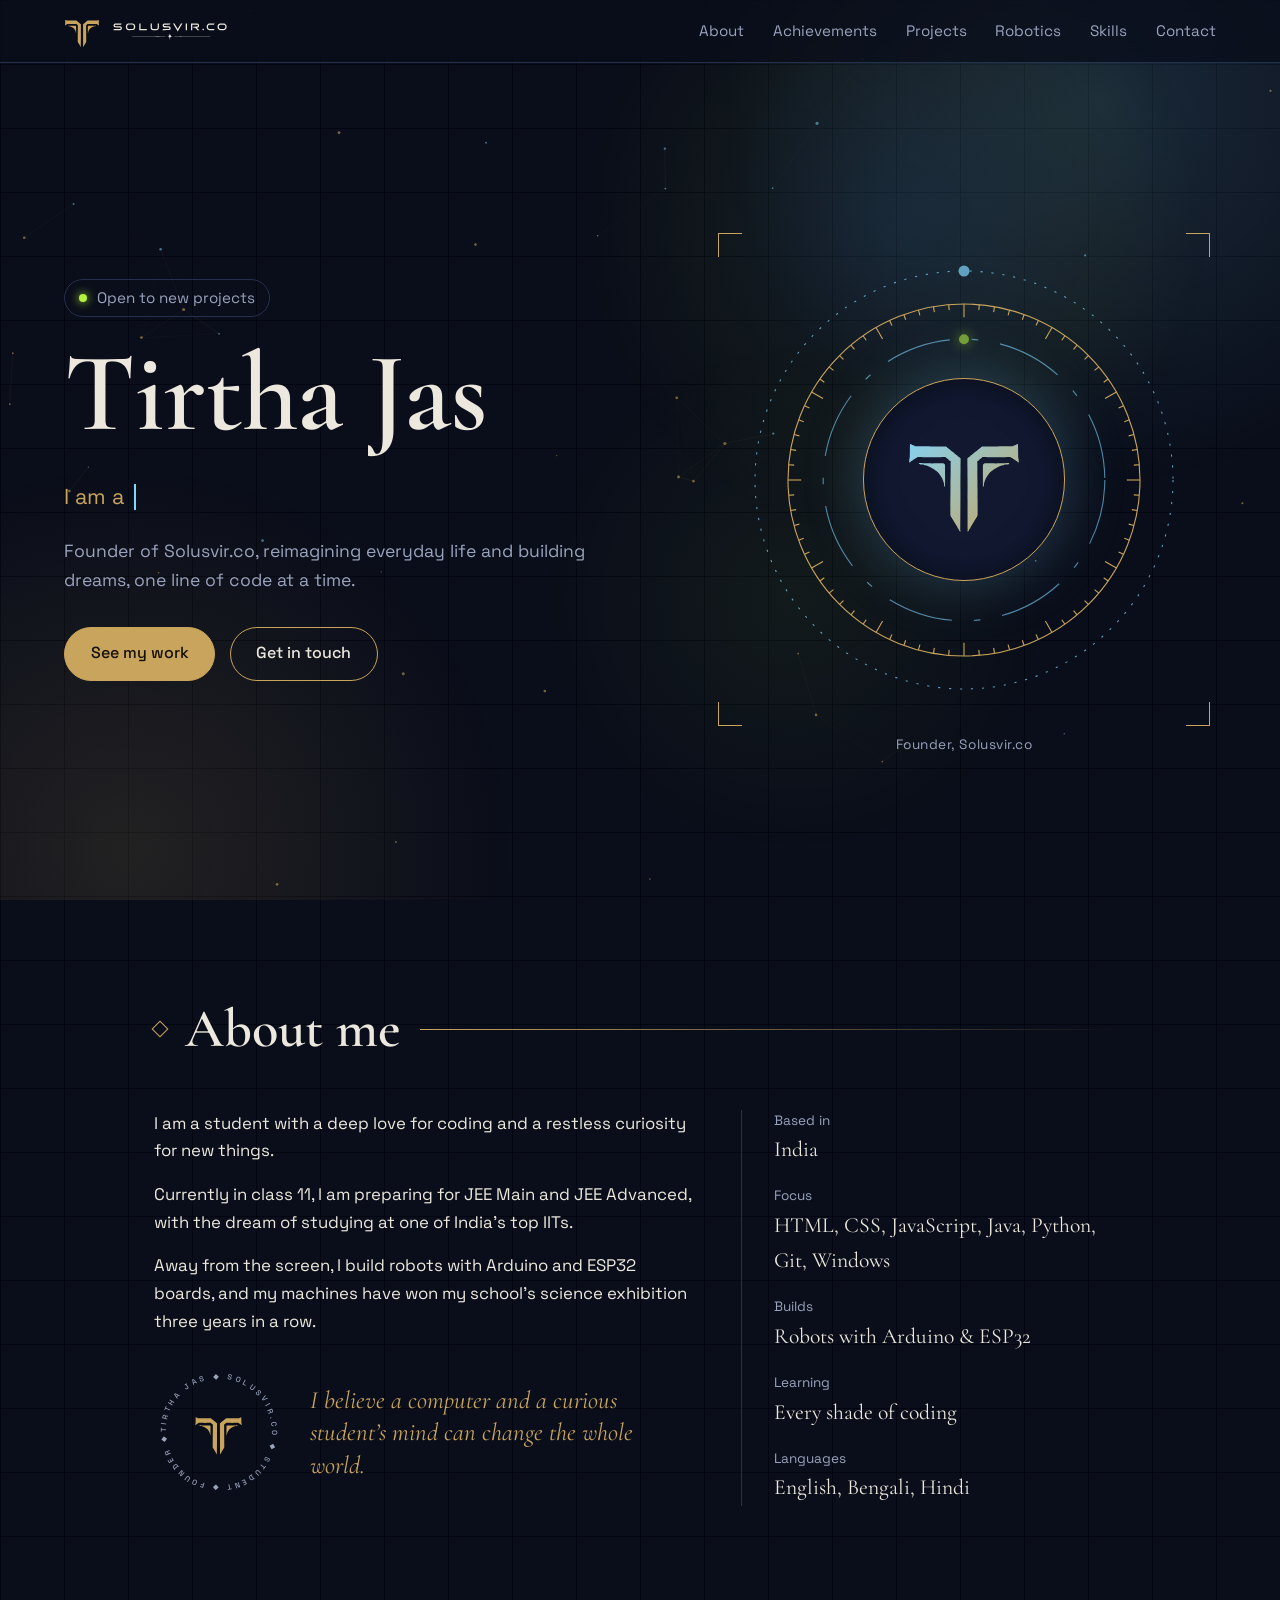
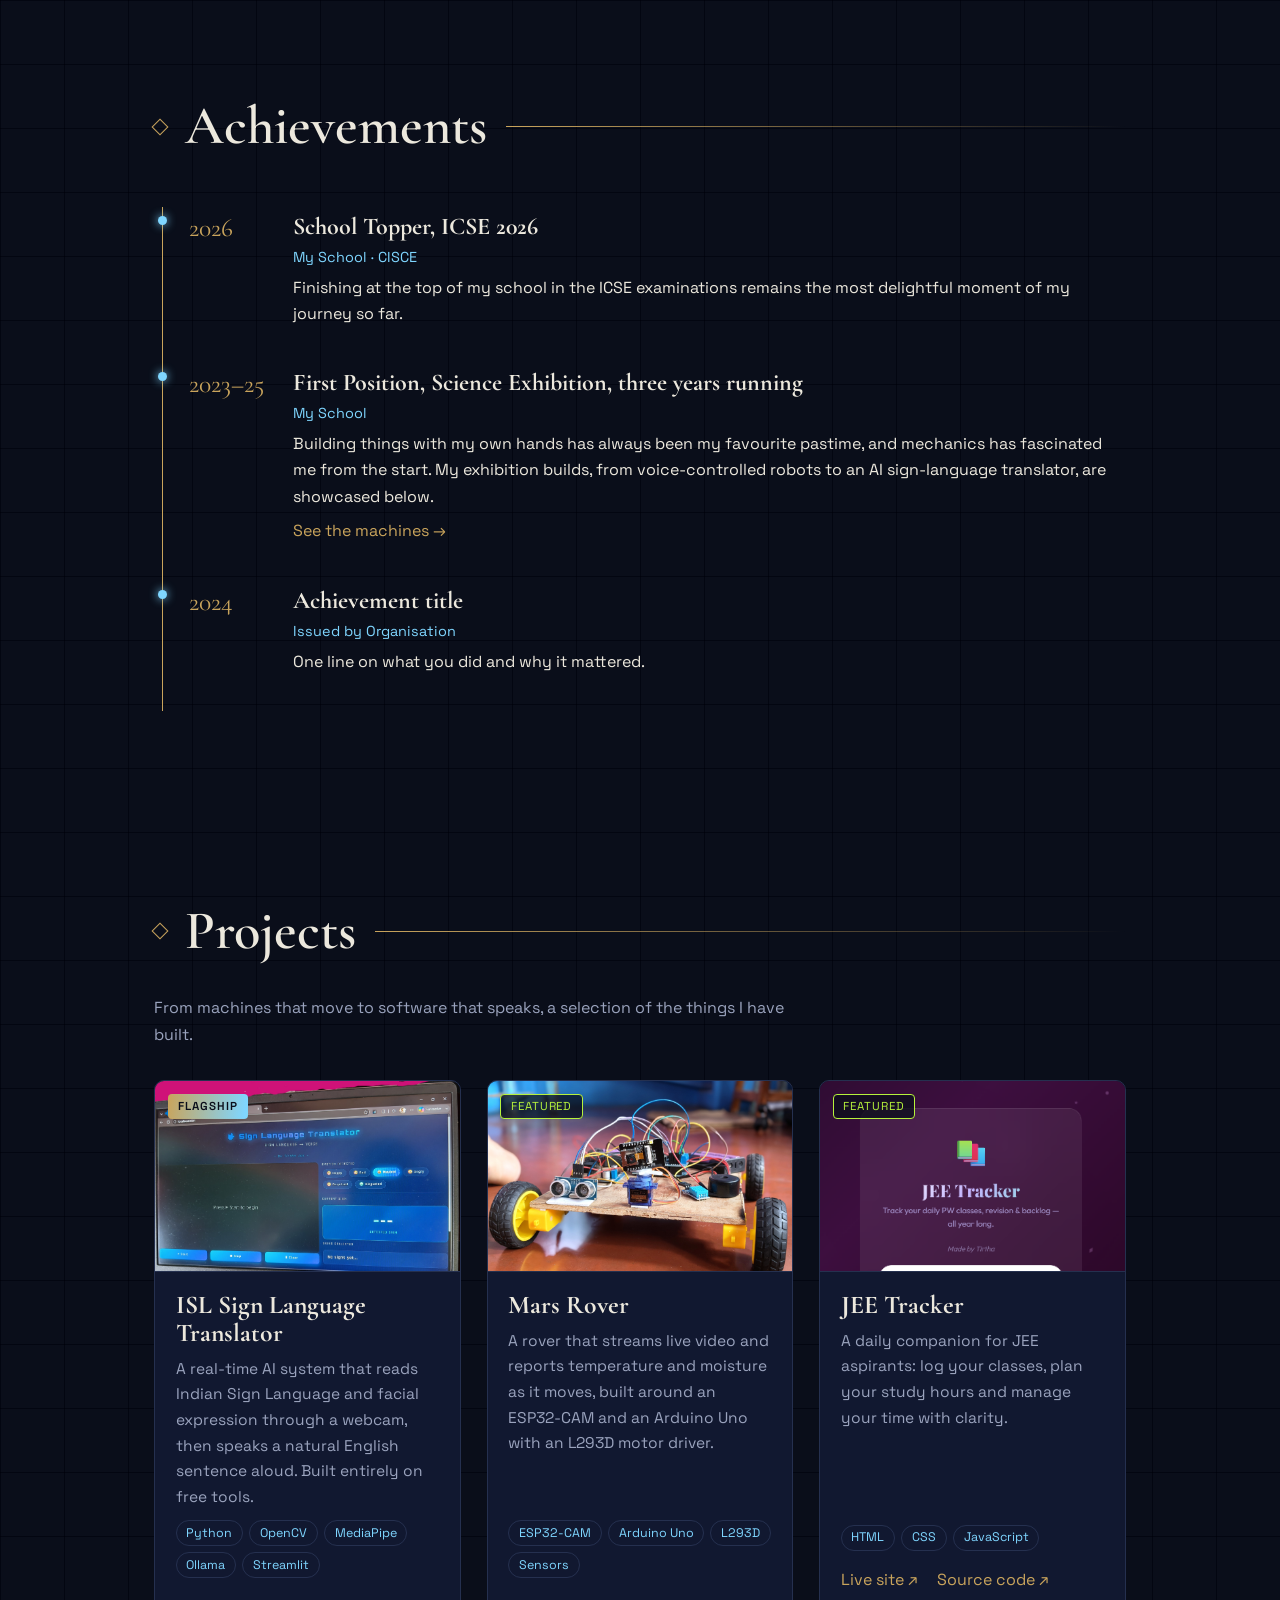
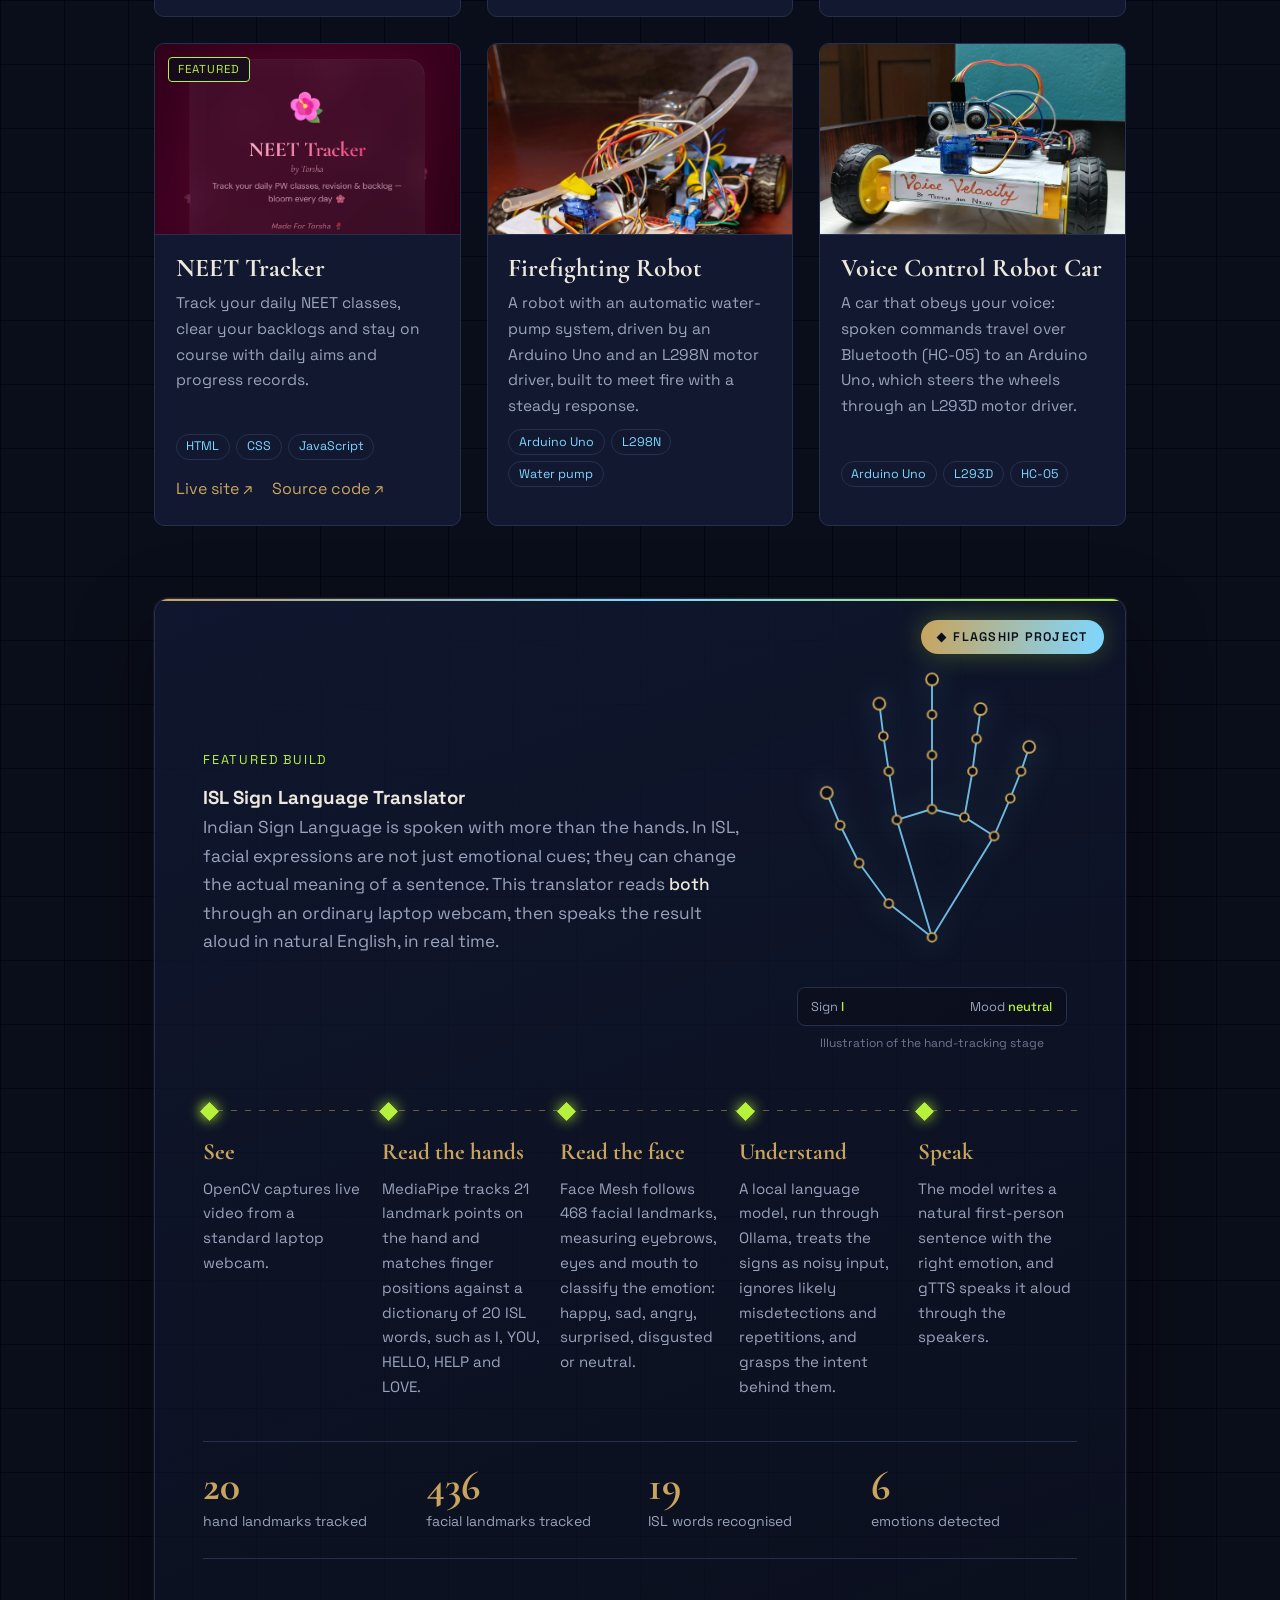
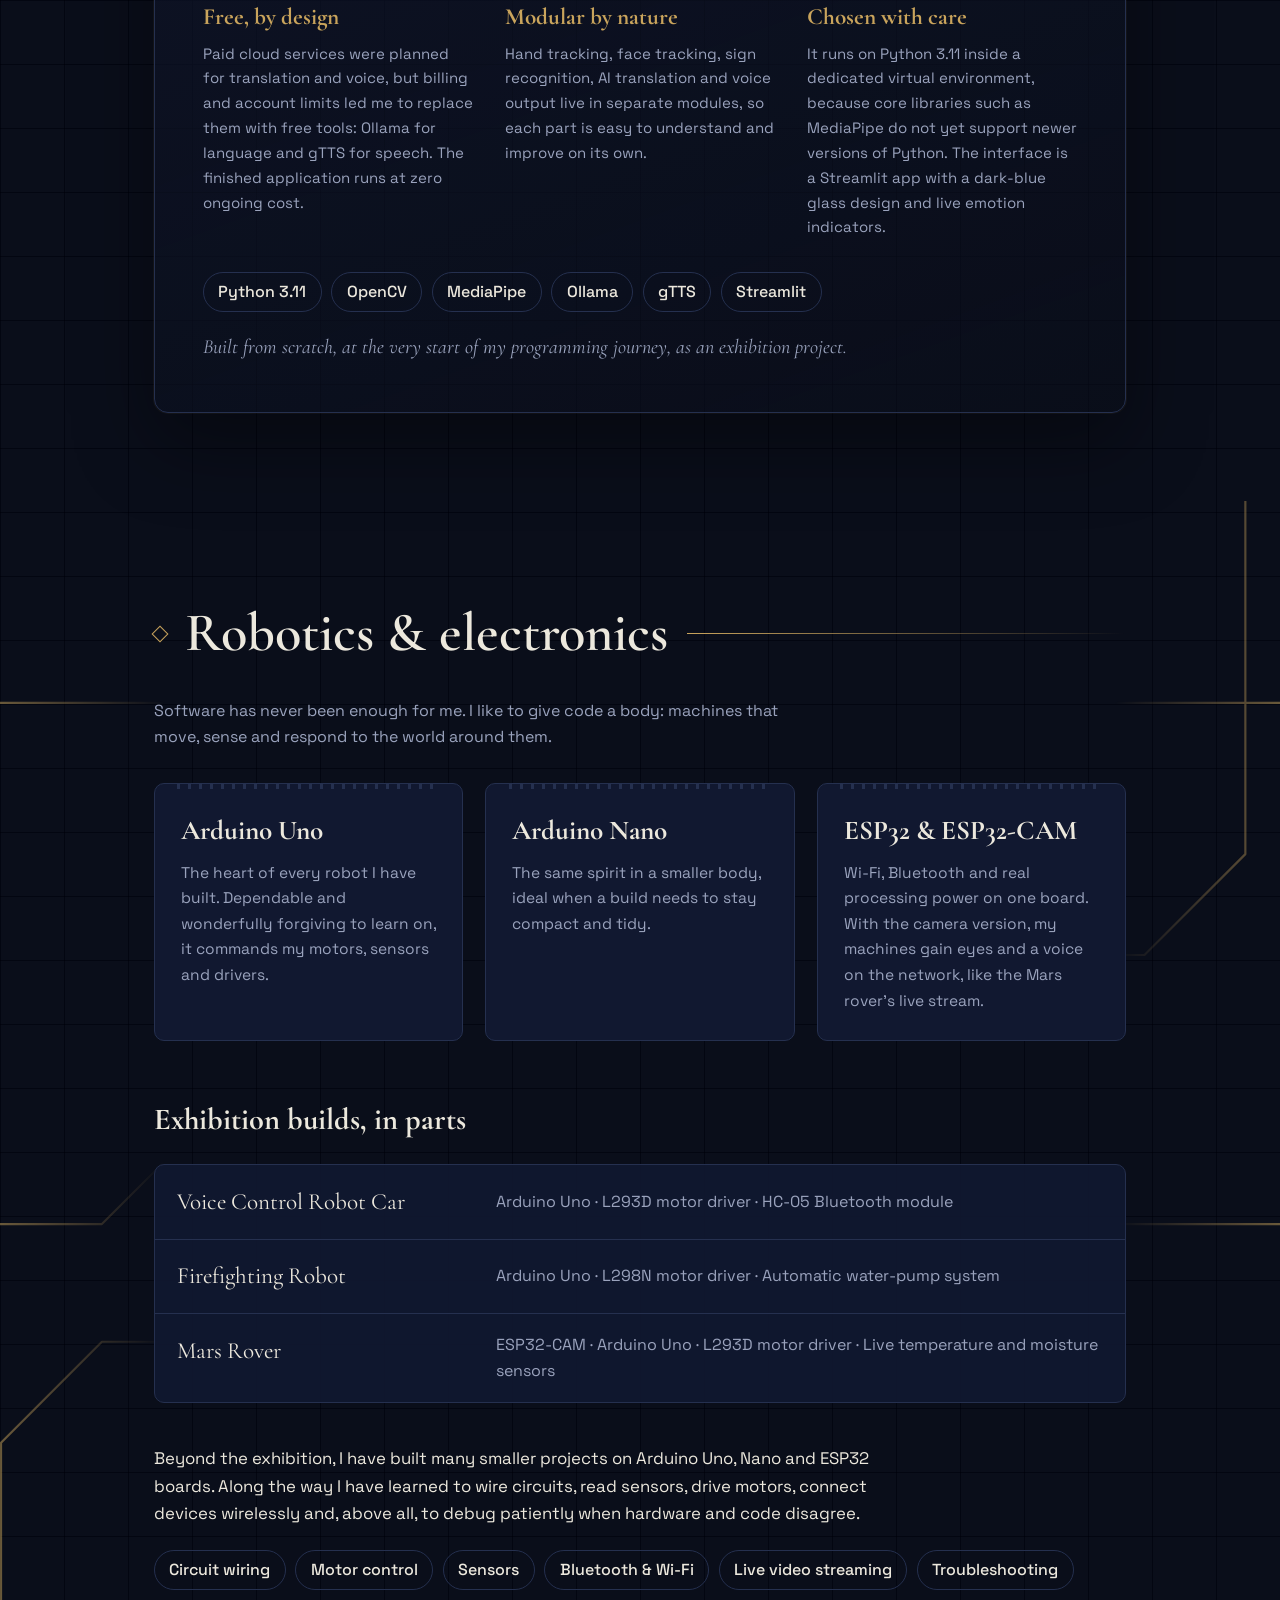
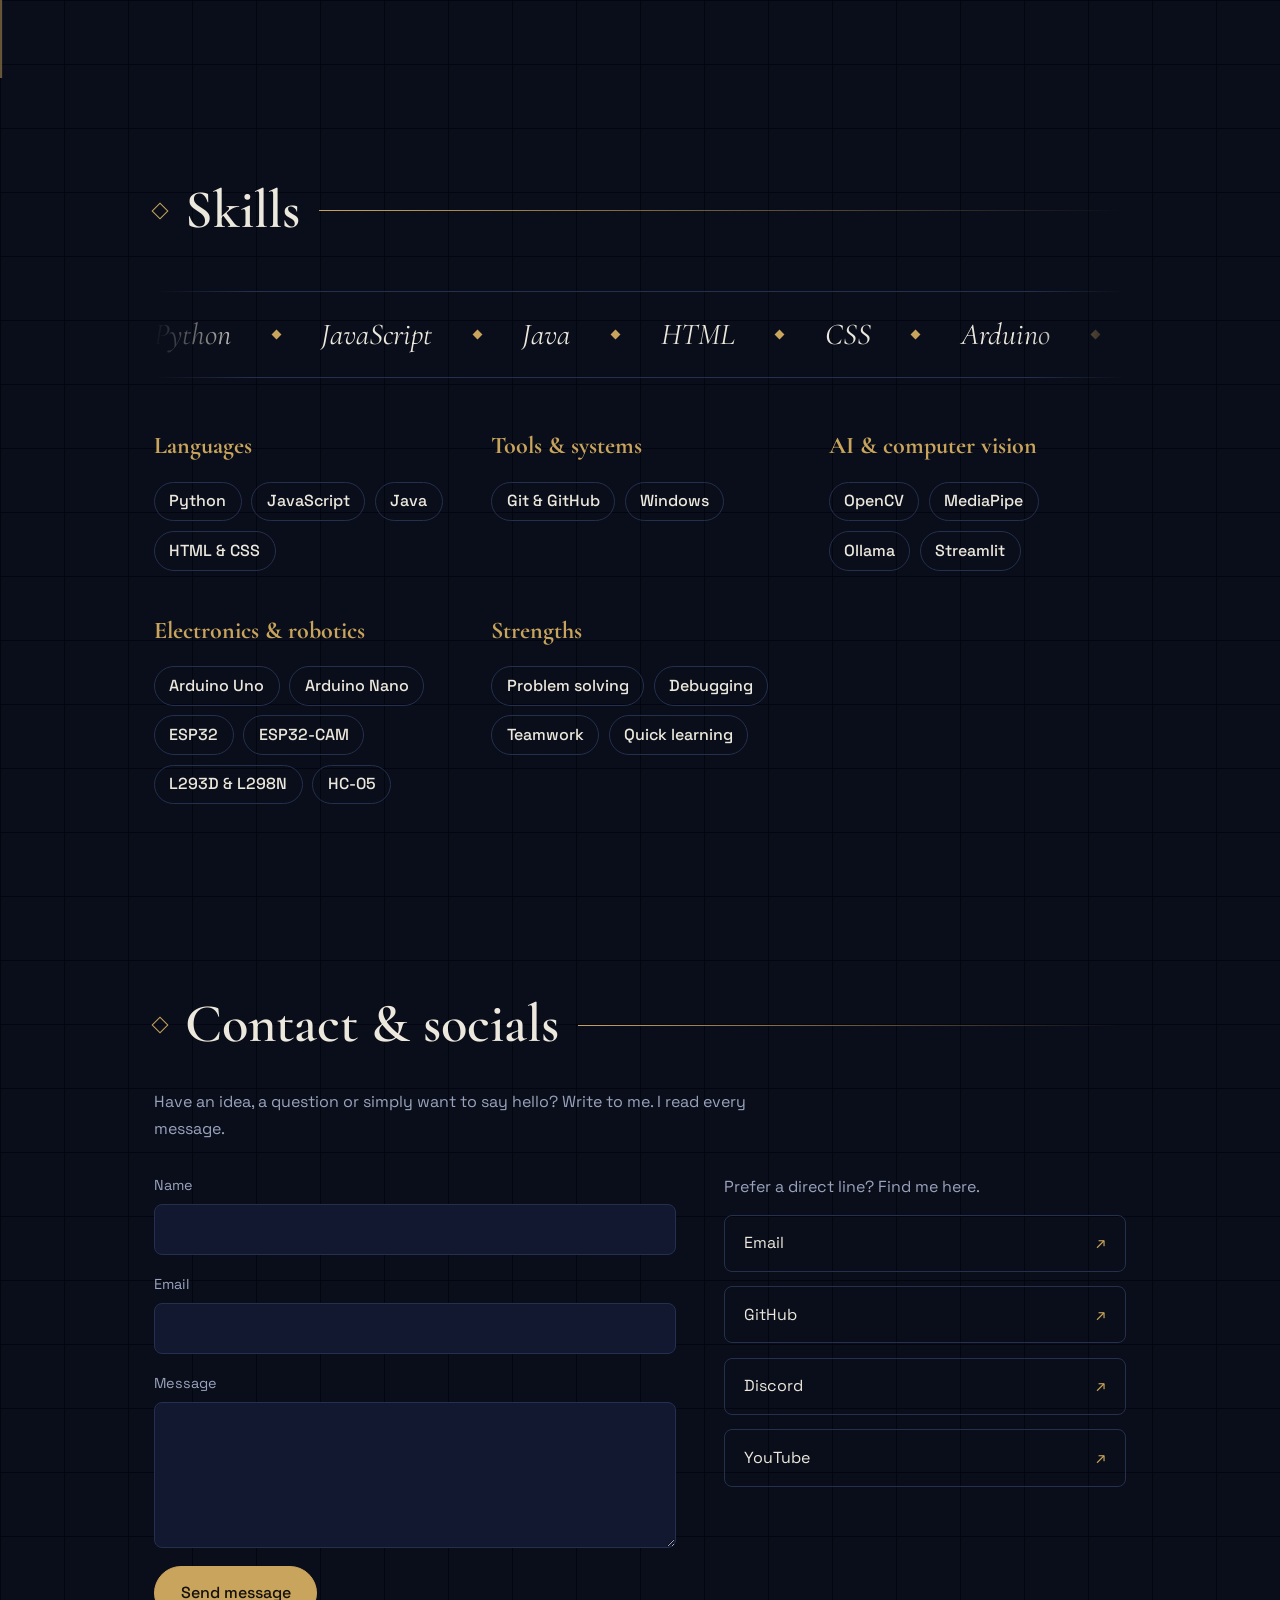
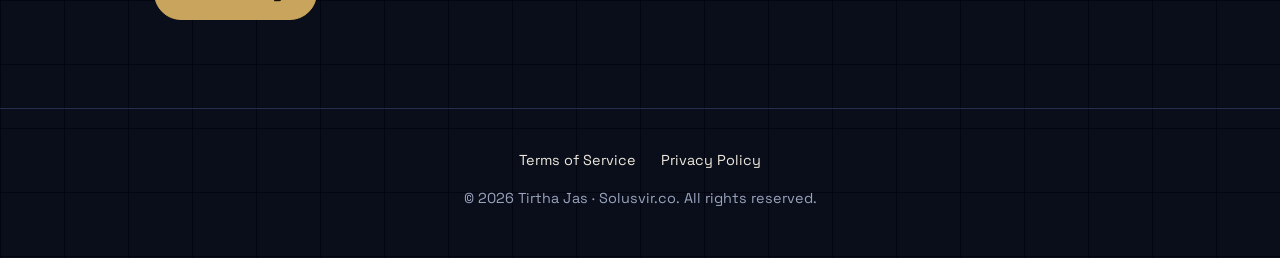
<file: index.html>
<!DOCTYPE html>
<html lang="en">
<head>
  <meta charset="UTF-8">
  <meta name="viewport" content="width=device-width, initial-scale=1">
  <!-- ✏️ EDIT: page title and description (shown in Google and link previews) -->
  <title>Tirtha Jas – Developer, Student &amp; Creator</title>
  <meta name="description" content="Tirtha Jas, student developer and founder of Solusvir.co. Explore projects, achievements and skills, or get in touch.">
  <meta name="robots" content="index, follow, max-image-preview:large">
  <meta name="author" content="Tirtha Jas">

  <link rel="canonical" href="https://solusvir.is-a.dev/">

  <!-- Link preview: WhatsApp, Telegram, Facebook, LinkedIn, Discord, iMessage -->
  <meta property="og:type" content="website">
  <meta property="og:site_name" content="Tirtha Jas">
  <meta property="og:title" content="Tirtha Jas – Developer, Student & Creator">
  <meta property="og:description" content="Student developer and Creator. Explore projects, achievements and skills.">
  <meta property="og:url" content="https://solusvir.is-a.dev/">
  <meta property="og:image" content="https://solusvir.is-a.dev/og-image.jpg">
  <meta property="og:image:type" content="image/jpeg">
  <meta property="og:image:width" content="1200">
  <meta property="og:image:height" content="630">
  <meta property="og:image:alt" content="Tirtha Jas, developer, student and Creator, beside a golden emblem">
  <meta property="og:locale" content="en_IN">
  <meta name="twitter:card" content="summary_large_image">
  <meta name="twitter:title" content="Tirtha Jas – Developer, Student & Creator">
  <meta name="twitter:description" content="Student developer and Creator. Explore projects, achievements and skills.">
  <meta name="twitter:image" content="https://solusvir.is-a.dev/og-image.jpg">

  <!-- Helps Google understand who you are.
       ✏️ EDIT: add your other real profile links (YouTube, Instagram...) inside "sameAs" -->
  <script type="application/ld+json">
  {
    "@context": "https://schema.org",
    "@graph": [
      { "@type": "WebSite", "@id": "https://solusvir.is-a.dev/#website", "url": "https://solusvir.is-a.dev/", "name": "Tirtha Jas", "alternateName": ["Tirtha Jas Portfolio", "Solusvir.co"], "inLanguage": "en" },
      { "@type": "Person", "@id": "https://solusvir.is-a.dev/#person", "name": "Tirtha Jas", "alternateName": ["TirthaJas"], "url": "https://solusvir.is-a.dev/",
        "image": "https://solusvir.is-a.dev/og-image.jpg", "jobTitle": "Developer and Creator", "description": "Student developer and Creator.",
        "worksFor": { "@type": "Organization", "name": "Solusvir.co", "url": "https://solusvir.is-a.dev/" },
        "knowsAbout": ["Web development", "Python", "JavaScript", "Java", "HTML", "CSS", "Robotics", "Arduino", "ESP32", "Computer vision"],
        "sameAs": ["https://github.com/TirthaJas"] }
    ]
  }
  </script>
  <meta name="theme-color" content="#0a0e1a">
  <link rel="icon" href="favicon.svg" type="image/svg+xml">
  <link rel="preconnect" href="https://fonts.googleapis.com">
  <link rel="preconnect" href="https://fonts.gstatic.com" crossorigin>
  <link href="https://fonts.googleapis.com/css2?family=Cormorant+Garamond:ital,wght@0,500;0,600;0,700;1,500&family=Space+Grotesk:wght@400;500;600&display=swap" rel="stylesheet">
  <link rel="stylesheet" href="style.css">
  <!-- The extra animations. Keep this line right after style.css -->
  <link rel="stylesheet" href="animations.css">
  <link rel="stylesheet" href="themes.css">
  <!-- Lets the CSS know JavaScript is running (so animations never hide content by mistake). Keep this line. -->
  <script>document.documentElement.classList.add("js")</script>
  <script src="themes.js"></script>
  <script src="fonts.js"></script>
</head>
<body>

<a class="skip" href="#main">Skip to content</a>
<div class="progress" aria-hidden="true"></div>
<div class="aurora" aria-hidden="true"><i></i><i></i><i></i></div>
<div class="spot" aria-hidden="true"></div>

<header class="nav">
  <a class="brand" href="#top" aria-label="SOLUSVIR.CO, back to top">
    <span class="logo-mark" role="img" aria-label="Logo"></span>
    <span class="wordmark" role="img" aria-label="SOLUSVIR.CO"></span>
  </a>
  <button class="menu-btn" aria-label="Menu" aria-expanded="false">Menu</button>
  <nav class="links" aria-label="Main">
    <a href="#about">About</a>
    <a href="#achievements">Achievements</a>
    <a href="#projects">Projects</a>
    <a href="#robotics">Robotics</a>
    <a href="#skills">Skills</a>
    <a href="#contact">Contact</a>
  </nav>
</header>

<main id="main">

  <!-- ================= HERO ================= -->
  <section class="hero" id="top">
    <div class="hero-text">
      <p class="status"><span class="dot"></span>Open to new projects</p>
      <!-- ✏️ EDIT: your name (the script animates it letter by letter) -->
      <h1 id="name">Tirtha Jas</h1>
      <p class="roles">I am a <span id="role">developer</span><span class="caret"></span></p>
      <!-- ✏️ EDIT: your one-line tagline -->
      <p class="lead">Founder of Solusvir.co, reimagining everyday life and building dreams, one line of code at a time.</p>
      <div class="cta">
        <a class="btn primary" href="#projects">See my work</a>
        <a class="btn" href="#contact">Get in touch</a>
      </div>
    </div>

    <!-- The orbital emblem: your logo sits in the centre -->
    <div class="emblem" aria-hidden="true">
      <div class="brk"></div>
      <svg viewBox="0 0 400 400" class="ring r1"><circle cx="200" cy="200" r="190" fill="none" stroke="currentColor" stroke-width="1" stroke-dasharray="2 8"/><circle cx="200" cy="10" r="5" fill="currentColor"/></svg>
      <svg viewBox="0 0 400 400" class="ring r2"><circle cx="200" cy="200" r="160" fill="none" stroke="currentColor" stroke-width="1"/><g id="ticks"></g></svg>
      <svg viewBox="0 0 400 400" class="ring r3"><circle cx="200" cy="200" r="128" fill="none" stroke="currentColor" stroke-width="1" stroke-dasharray="60 20 6 20"/><circle cx="200" cy="72" r="4.5" class="orb"/></svg>
      <div class="core"><span class="logo-mark"></span></div>
      <span class="cap"> Founder, Solusvir.co</span>
    </div>
  </section>

  <!-- ================= ABOUT ================= -->
  <section id="about" class="section">
    <h2 class="reveal">About me</h2>
    <div class="about">
      <div class="prose reveal">
        <!-- ✏️ EDIT: your story -->
        <p>I am a student with a deep love for coding and a restless curiosity for new things.</p>
        <p>Currently in class 11, I am preparing for JEE Main and JEE Advanced, with the dream of studying at one of India’s top IITs.</p>
        <!-- ✏️ EDIT: a new line about your robotics side -->
        <p>Away from the screen, I build robots with Arduino and ESP32 boards, and my machines have won my school’s science exhibition three years in a row.</p>
        <div class="pull">
          <div class="seal" aria-hidden="true">
            <svg viewBox="0 0 200 200"><defs><path id="circ" d="M100,100 m-82,0 a82,82 0 1,1 164,0 a82,82 0 1,1 -164,0"/></defs><text><textPath href="#circ" textLength="508" lengthAdjust="spacing">TIRTHA JAS ◆ SOLUSVIR.CO ◆ STUDENT ◆ FOUNDER ◆ </textPath></text></svg>
            <span class="logo-mark"></span>
          </div>
          <blockquote>I believe a computer and a curious student’s mind can change the whole world.</blockquote>
        </div>
      </div>
      <dl class="facts reveal">
        <div><dt>Based in</dt><dd>India</dd></div>
        <div><dt>Focus</dt><dd>HTML, CSS, JavaScript, Java, Python, Git, Windows</dd></div>
        <div><dt>Builds</dt><dd>Robots with Arduino &amp; ESP32</dd></div>
        <div><dt>Learning</dt><dd>Every shade of coding</dd></div>
        <div><dt>Languages</dt><dd>English, Bengali, Hindi</dd></div>
      </dl>
    </div>
  </section>

  <!-- ================= ACHIEVEMENTS ================= -->
  <section id="achievements" class="section">
    <h2 class="reveal">Achievements</h2>
    <ol class="timeline">
      <li class="reveal"><time>2026</time><div><h3>School Topper, ICSE 2026</h3><p class="by">My School · CISCE</p><p>Finishing at the top of my school in the ICSE examinations remains the most delightful moment of my journey so far.</p></div></li>
      <li class="reveal"><time>2023–25</time><div><h3>First Position, Science Exhibition, three years running</h3><p class="by">My School</p><p>Building things with my own hands has always been my favourite pastime, and mechanics has fascinated me from the start. My exhibition builds, from voice-controlled robots to an AI sign-language translator, are showcased below.</p><a class="more" href="#robotics">See the machines</a></div></li>
      <!-- ✏️ EDIT: replace this third one with a real achievement, or delete the whole <li> line -->
      <li class="reveal"><time>2024</time><div><h3>Achievement title</h3><p class="by">Issued by Organisation</p><p>One line on what you did and why it mattered.</p></div></li>
    </ol>
  </section>

  <!-- ================= PROJECTS (cards come from script.js) ================= -->
  <section id="projects" class="section">
    <h2 class="reveal">Projects</h2>
    <p class="sub reveal">From machines that move to software that speaks, a selection of the things I have built.</p>
    <div class="grid" id="projectGrid"></div>

    <!-- ================= FEATURED BUILD: ISL Sign Language Translator ================= -->
    <div class="feature reveal" id="signs">
      <!-- ✏️ EDIT: the gold shimmer tag. Change the words if you like (for example "My proudest build") -->
      <span class="flag">Flagship project</span>
      <div class="feature-top">
        <div>
          <span class="eyebrow">Featured build</span>
          <h3>ISL Sign Language Translator</h3>
          <p class="intro">Indian Sign Language is spoken with more than the hands. In ISL, facial expressions are not just emotional cues; they can change the actual meaning of a sentence. This translator reads <strong>both</strong> through an ordinary laptop webcam, then speaks the result aloud in natural English, in real time.</p>
        </div>
        <!-- Illustration: a hand with 21 tracked landmarks. The script draws it; the words below cycle as an example -->
        <div class="handbox" aria-hidden="true">
          <svg id="hand" viewBox="0 0 200 240"></svg>
          <div class="readout"><span>Sign <b id="sign">HELLO</b></span><span>Mood <b id="mood">happy</b></span></div>
          <p class="illus">Illustration of the hand-tracking stage</p>
        </div>
      </div>

      <ol class="pipe">
        <li class="reveal"><h4>See</h4><p>OpenCV captures live video from a standard laptop webcam.</p></li>
        <li class="reveal"><h4>Read the hands</h4><p>MediaPipe tracks 21 landmark points on the hand and matches finger positions against a dictionary of 20 ISL words, such as I, YOU, HELLO, HELP and LOVE.</p></li>
        <li class="reveal"><h4>Read the face</h4><p>Face Mesh follows 468 facial landmarks, measuring eyebrows, eyes and mouth to classify the emotion: happy, sad, angry, surprised, disgusted or neutral.</p></li>
        <li class="reveal"><h4>Understand</h4><p>A local language model, run through Ollama, treats the signs as noisy input, ignores likely misdetections and repetitions, and grasps the intent behind them.</p></li>
        <li class="reveal"><h4>Speak</h4><p>The model writes a natural first-person sentence with the right emotion, and gTTS speaks it aloud through the speakers.</p></li>
      </ol>

      <ul class="specs">
        <li><b>21</b><span>hand landmarks tracked</span></li>
        <li><b>468</b><span>facial landmarks tracked</span></li>
        <li><b>20</b><span>ISL words recognised</span></li>
        <li><b>6</b><span>emotions detected</span></li>
      </ul>

      <div class="choices">
        <div class="reveal"><h4>Free, by design</h4><p>Paid cloud services were planned for translation and voice, but billing and account limits led me to replace them with free tools: Ollama for language and gTTS for speech. The finished application runs at zero ongoing cost.</p></div>
        <div class="reveal"><h4>Modular by nature</h4><p>Hand tracking, face tracking, sign recognition, AI translation and voice output live in separate modules, so each part is easy to understand and improve on its own.</p></div>
        <div class="reveal"><h4>Chosen with care</h4><p>It runs on Python 3.11 inside a dedicated virtual environment, because core libraries such as MediaPipe do not yet support newer versions of Python. The interface is a Streamlit app with a dark-blue glass design and live emotion indicators.</p></div>
      </div>

      <p class="chips"><b>Python 3.11</b><b>OpenCV</b><b>MediaPipe</b><b>Ollama</b><b>gTTS</b><b>Streamlit</b></p>
      <p class="made">Built from scratch, at the very start of my programming journey, as an exhibition project.</p>
      <!-- ✏️ EDIT: when ready, add your links here (copy this line, fill it in, delete the comment marks)
      <a class="btn" href="https://github.com/TirthaJas/YOUR-REPO" target="_blank" rel="noopener">View source code</a>
      -->
    </div>
  </section>

  <!-- ================= ROBOTICS & ELECTRONICS ================= -->
  <section id="robotics" class="section">
    <!-- Circuit traces that draw themselves as you scroll. Purely visual: safe to delete -->
    <svg class="circuit" viewBox="0 0 1000 700" preserveAspectRatio="xMidYMid slice" aria-hidden="true">
      <g class="traces">
        <path class="trace" pathLength="1" d="M0 120 H260 L320 180 H640 L700 120 H1000"/>
        <path class="trace" pathLength="1" d="M0 430 H180 L240 370 H520 L580 430 H1000"/>
        <path class="trace" pathLength="1" d="M120 700 V560 L180 500 H380 L440 560 V700"/>
        <path class="trace" pathLength="1" d="M860 0 V210 L800 270 H700"/>
      </g>
      <g class="nodes"><circle cx="260" cy="120" r="6"/><circle cx="640" cy="180" r="6"/><circle cx="240" cy="370" r="6"/><circle cx="580" cy="430" r="6"/><circle cx="380" cy="500" r="6"/><circle cx="700" cy="270" r="6"/></g>
    </svg>
    <h2 class="reveal">Robotics &amp; electronics</h2>
    <p class="sub reveal">Software has never been enough for me. I like to give code a body: machines that move, sense and respond to the world around them.</p>

    <div class="boards">
      <article class="board reveal"><h3>Arduino Uno</h3><p>The heart of every robot I have built. Dependable and wonderfully forgiving to learn on, it commands my motors, sensors and drivers.</p></article>
      <article class="board reveal"><h3>Arduino Nano</h3><p>The same spirit in a smaller body, ideal when a build needs to stay compact and tidy.</p></article>
      <article class="board reveal"><h3>ESP32 &amp; ESP32-CAM</h3><p>Wi-Fi, Bluetooth and real processing power on one board. With the camera version, my machines gain eyes and a voice on the network, like the Mars rover’s live stream.</p></article>
    </div>

    <h3 class="sect-h reveal">Exhibition builds, in parts</h3>
    <!-- ✏️ EDIT: add other parts you used, or the year of each build, if you like -->
    <dl class="builds reveal">
      <div><dt>Voice Control Robot Car</dt><dd>Arduino Uno · L293D motor driver · HC-05 Bluetooth module</dd></div>
      <div><dt>Firefighting Robot</dt><dd>Arduino Uno · L298N motor driver · Automatic water-pump system</dd></div>
      <div><dt>Mars Rover</dt><dd>ESP32-CAM · Arduino Uno · L293D motor driver · Live temperature and moisture sensors</dd></div>
    </dl>

    <!-- ✏️ EDIT: list your other Arduino / Nano / ESP32 projects here by name, so this paragraph says exactly what you have built -->
    <p class="lab-note reveal">Beyond the exhibition, I have built many smaller projects on Arduino Uno, Nano and ESP32 boards. Along the way I have learned to wire circuits, read sensors, drive motors, connect devices wirelessly and, above all, to debug patiently when hardware and code disagree.</p>
    <p class="chips reveal"><b>Circuit wiring</b><b>Motor control</b><b>Sensors</b><b>Bluetooth &amp; Wi-Fi</b><b>Live video streaming</b><b>Troubleshooting</b></p>
  </section>

  <!-- ================= SKILLS ================= -->
  <section id="skills" class="section">
    <h2 class="reveal">Skills</h2>
    <!-- ✏️ EDIT: the scrolling strip. Add or remove <span> items freely -->
    <div class="marquee reveal" aria-label="Technologies I use">
      <div class="track"><span>Python</span><span>JavaScript</span><span>Java</span><span>HTML</span><span>CSS</span><span>Arduino</span><span>ESP32</span><span>OpenCV</span><span>MediaPipe</span><span>Git</span><span>GitHub</span><span>Windows</span></div>
    </div>
    <div class="skills">
      <div class="skill-group reveal">
        <h3>Languages</h3>
        <p class="chips"><b>Python</b><b>JavaScript</b><b>Java</b><b>HTML &amp; CSS</b></p>
      </div>
      <!-- ✏️ EDIT: Linux and Bash were examples from the template. Add them back only if they are true for you -->
      <div class="skill-group reveal">
        <h3>Tools &amp; systems</h3>
        <p class="chips"><b>Git &amp; GitHub</b><b>Windows</b></p>
      </div>
      <div class="skill-group reveal">
        <h3>AI &amp; computer vision</h3>
        <p class="chips"><b>OpenCV</b><b>MediaPipe</b><b>Ollama</b><b>Streamlit</b></p>
      </div>
      <div class="skill-group reveal">
        <h3>Electronics &amp; robotics</h3>
        <p class="chips"><b>Arduino Uno</b><b>Arduino Nano</b><b>ESP32</b><b>ESP32-CAM</b><b>L293D &amp; L298N</b><b>HC-05</b></p>
      </div>
      <div class="skill-group reveal">
        <h3>Strengths</h3>
        <p class="chips"><b>Problem solving</b><b>Debugging</b><b>Teamwork</b><b>Quick learning</b></p>
      </div>
    </div>
  </section>

  <!-- ================= CONTACT ================= -->
  <section id="contact" class="section">
    <h2 class="reveal">Contact &amp; socials</h2>
    <p class="sub reveal">Have an idea, a question or simply want to say hello? Write to me. I read every message.</p>
    <div class="contact">
      <!-- ✏️ EDIT (important): replace YOUR_FORM_ID with your form service ID (Formspree / Web3Forms) -->
      <form class="reveal" action="https://formspree.io/f/YOUR_FORM_ID" method="POST">
        <label>Name<input name="name" type="text" autocomplete="name" required></label>
        <label>Email<input name="email" type="email" autocomplete="email" required></label>
        <label>Message<textarea name="message" rows="5" required></textarea></label>
        <button class="btn primary" type="submit">Send message</button>
      </form>
      <div class="socials reveal">
        <p>Prefer a direct line? Find me here.</p>
        <!-- ✏️ EDIT (important): replace every link below with your own -->
        <a href="mailto:you@example.com">Email</a>
        <a href="https://github.com/TirthaJas" target="_blank" rel="noopener">GitHub</a>
        <a href="https://discord.com/users/yourid" target="_blank" rel="noopener">Discord</a>
        <a href="https://youtube.com/@yourname" target="_blank" rel="noopener">YouTube</a>
      </div>
    </div>
  </section>
</main>

<footer class="foot">
  <nav aria-label="Legal">
    <a href="terms.html">Terms of Service</a>
    <a href="privacy.html">Privacy Policy</a>
  </nav>
  <p>© <span id="year">2026</span> Tirtha Jas · Solusvir.co. All rights reserved.</p>
</footer>

<button class="totop" aria-label="Back to top"><svg viewBox="0 0 44 44" aria-hidden="true"><circle class="bg" cx="22" cy="22" r="19"/><circle class="fg" cx="22" cy="22" r="19" pathLength="1"/></svg><span aria-hidden="true">↑</span></button>

<script src="script.js"></script>
<!-- The extra animations. Keep this line right after script.js -->
<script src="animations.js"></script>
</body>
</html>
</file>
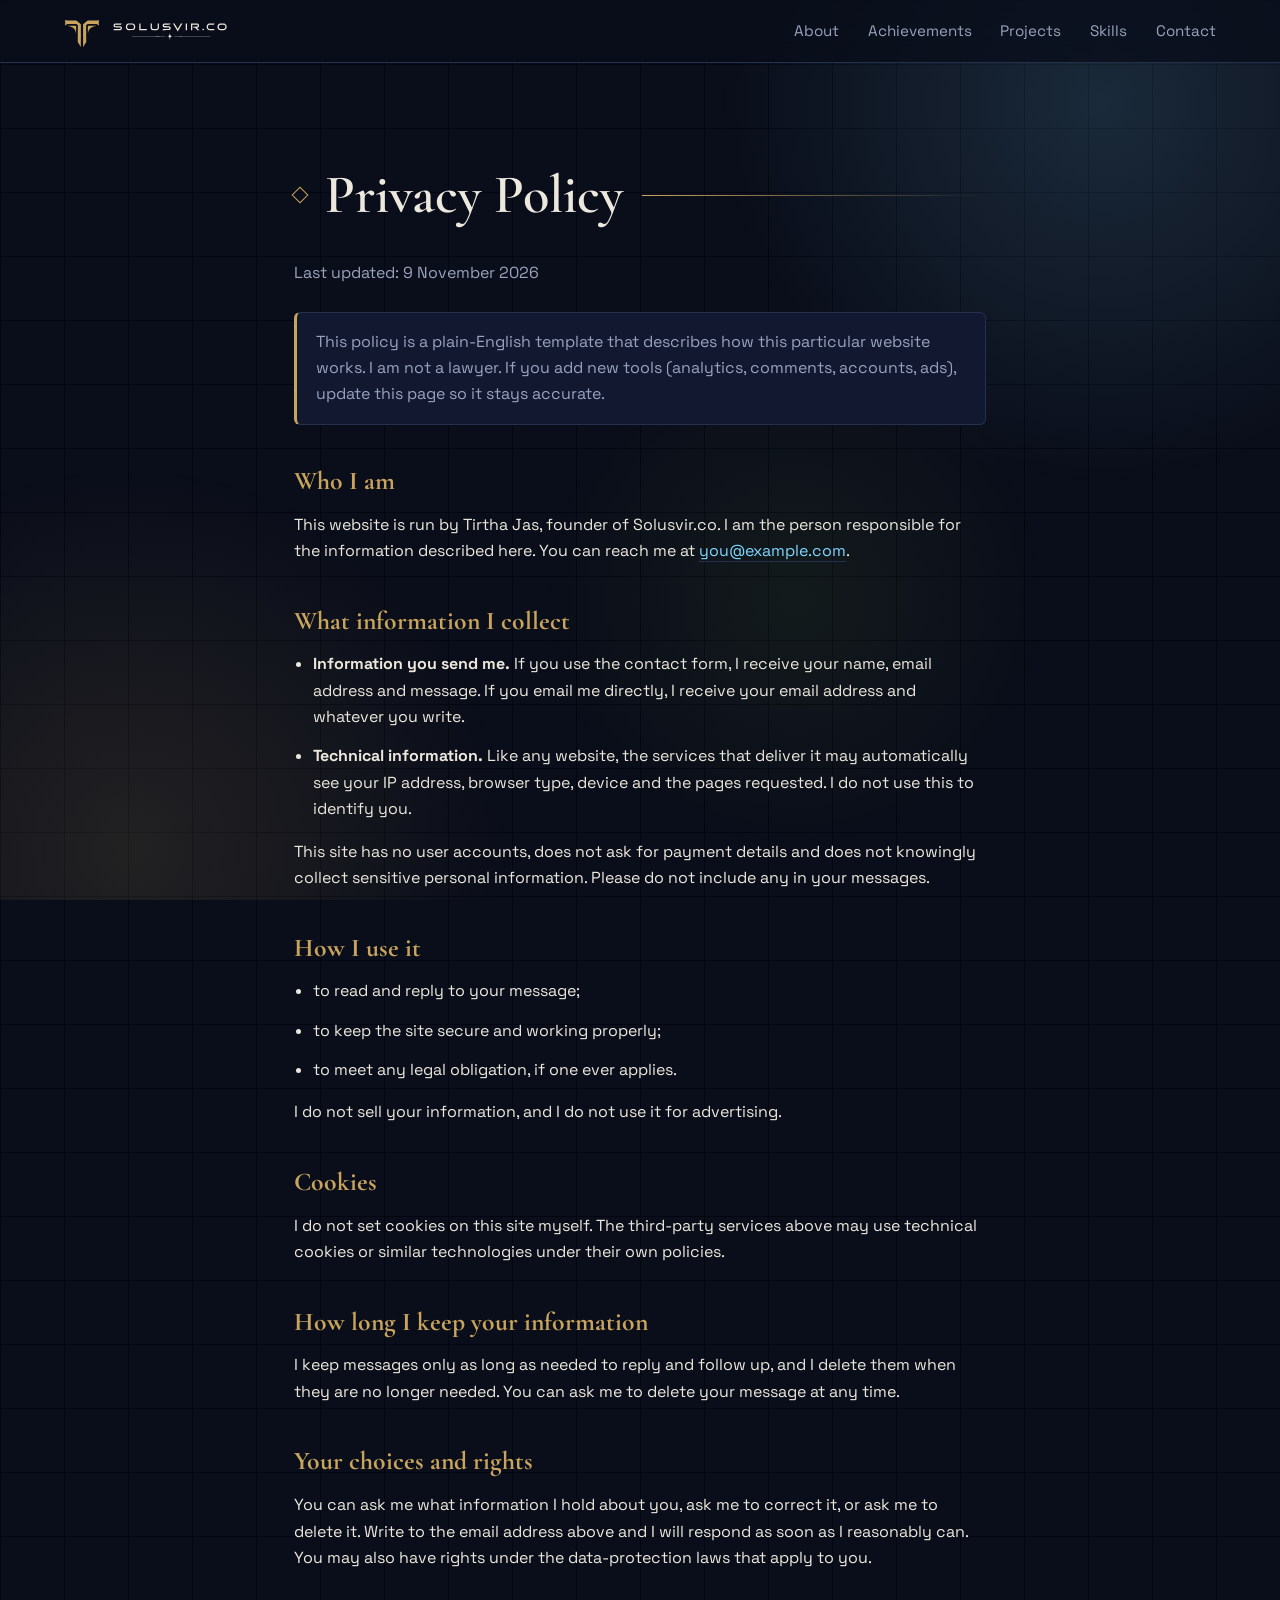
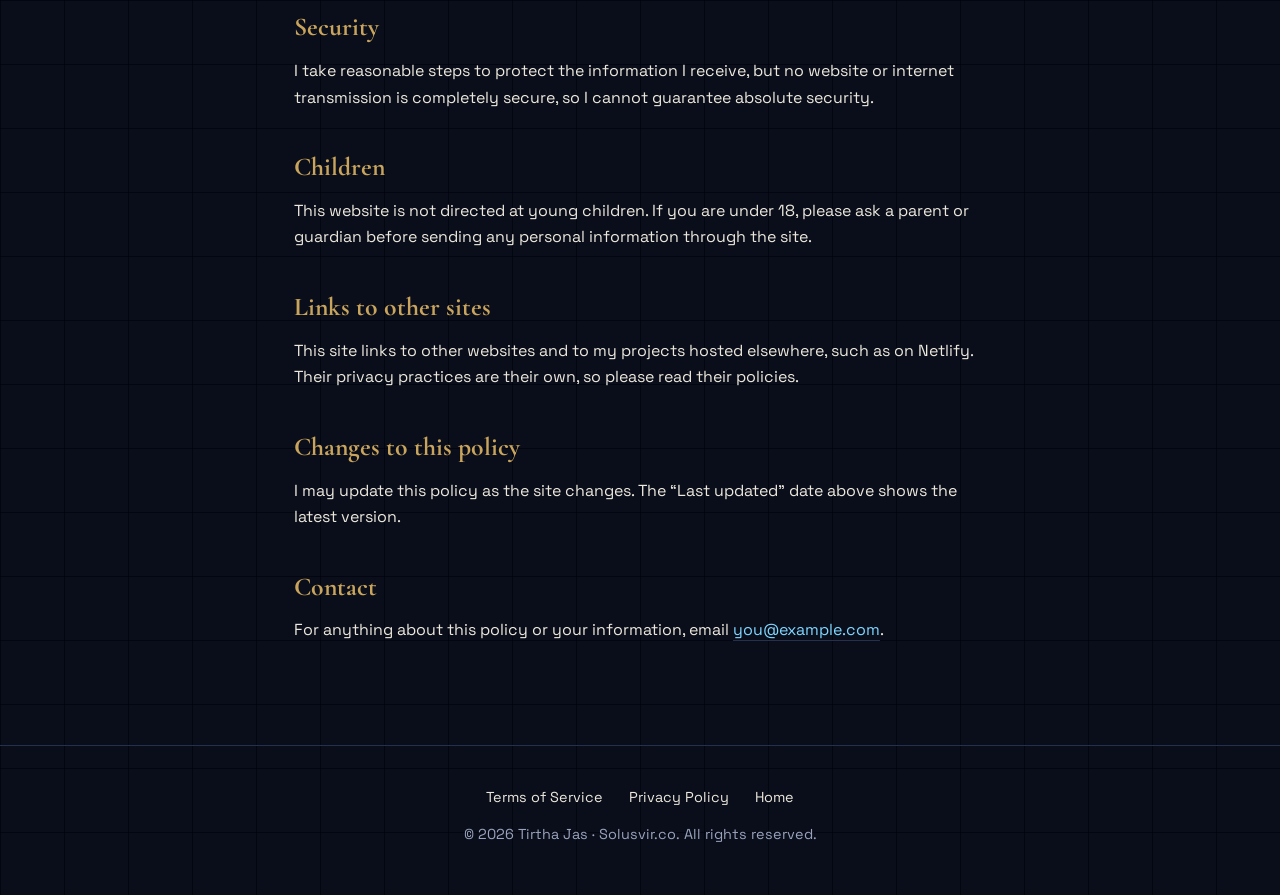
<file: privacy.html>
<!DOCTYPE html>
<html lang="en">
<head>
  <meta charset="UTF-8">
  <meta name="viewport" content="width=device-width, initial-scale=1">
  <title>Privacy Policy – Tirtha Jas</title>
  <meta name="description" content="How the personal portfolio website of Tirtha Jas handles information, including the contact form.">
  <meta name="robots" content="index, follow">
  <!-- 🔁 LATER: when your is-a.dev domain is approved, replace https://solusvir.is-a.dev/ with https://solusvir.is-a.dev/ -->
  <link rel="canonical" href="https://solusvir.is-a.dev/privacy.html">
  <meta name="theme-color" content="#0a0e1a">
  <link rel="icon" href="favicon.svg" type="image/svg+xml">
  <link rel="preconnect" href="https://fonts.googleapis.com">
  <link rel="preconnect" href="https://fonts.gstatic.com" crossorigin>
  <link href="https://fonts.googleapis.com/css2?family=Cormorant+Garamond:ital,wght@0,500;0,600;0,700;1,500&family=Space+Grotesk:wght@400;500;600&display=swap" rel="stylesheet">
  <link rel="stylesheet" href="style.css">
  <style>
    .legal { max-width: 820px; }
    .legal .updated { color: var(--muted); margin: -1rem 0 1.6rem; }
    .legal h3 { font-family: var(--serif); font-size: 1.6rem; color: var(--gold); margin: 2.2rem 0 .6rem; }
    .legal p, .legal li { margin-bottom: .8rem; max-width: 46rem; }
    .legal ul { padding-left: 1.2rem; margin-bottom: 1rem; }
    .legal a { color: var(--ice); border-bottom: 1px solid var(--line); }
    .legal a:hover { border-color: var(--ice); }
    .legal .note { border: 1px solid var(--line); border-left: 3px solid var(--gold); background: var(--bg2); color: var(--muted); padding: 1rem 1.2rem; border-radius: 6px; margin-bottom: 1.6rem; }
    .foot nav { display: flex; justify-content: center; flex-wrap: wrap; gap: .4rem 1.6rem; margin-bottom: .8rem; }
    .foot nav a { color: var(--text); border-bottom: 1px solid transparent; transition: border-color .2s; }
    .foot nav a:hover { border-color: var(--gold); }
  </style>
</head>
<body>

<a class="skip" href="#main">Skip to content</a>
<div class="aurora" aria-hidden="true"><i></i><i></i><i></i></div>

<header class="nav">
  <a class="brand" href="index.html" aria-label="SOLUSVIR.CO, back to the home page">
    <span class="logo-mark" role="img" aria-label="Logo"></span>
    <span class="wordmark" role="img" aria-label="SOLUSVIR.CO"></span>
  </a>
  <button class="menu-btn" aria-label="Menu" aria-expanded="false">Menu</button>
  <nav class="links" aria-label="Main">
    <a href="index.html#about">About</a>
    <a href="index.html#achievements">Achievements</a>
    <a href="index.html#projects">Projects</a>
    <a href="index.html#skills">Skills</a>
    <a href="index.html#contact">Contact</a>
  </nav>
</header>

<main id="main">
  <section class="section legal">
    <h2>Privacy Policy</h2>
    <p class="updated">Last updated: 9 November 2026</p>
    <p class="note">This policy is a plain-English template that describes how this particular website works. I am not a lawyer. If you add new tools (analytics, comments, accounts, ads), update this page so it stays accurate.</p>

    <h3>Who I am</h3>
    <p>This website is run by Tirtha Jas, founder of Solusvir.co. I am the person responsible for the information described here. You can reach me at <!-- ✏️ EDIT: your real email --><a href="mailto:you@example.com">you@example.com</a>.</p>

    <h3>What information I collect</h3>
    <ul>
      <li><strong>Information you send me.</strong> If you use the contact form, I receive your name, email address and message. If you email me directly, I receive your email address and whatever you write.</li>
      <li><strong>Technical information.</strong> Like any website, the services that deliver it may automatically see your IP address, browser type, device and the pages requested. I do not use this to identify you.</li>
    </ul>
    <p>This site has no user accounts, does not ask for payment details and does not knowingly collect sensitive personal information. Please do not include any in your messages.</p>

    <h3>How I use it</h3>
    <ul>
      <li>to read and reply to your message;</li>
      <li>to keep the site secure and working properly;</li>
      <li>to meet any legal obligation, if one ever applies.</li>
    </ul>
    <p>I do not sell your information, and I do not use it for advertising.</p>

  
    <h3>Cookies</h3>
    <p>I do not set cookies on this site myself. The third-party services above may use technical cookies or similar technologies under their own policies.</p>

    <h3>How long I keep your information</h3>
    <p>I keep messages only as long as needed to reply and follow up, and I delete them when they are no longer needed. You can ask me to delete your message at any time.</p>

    <h3>Your choices and rights</h3>
    <p>You can ask me what information I hold about you, ask me to correct it, or ask me to delete it. Write to the email address above and I will respond as soon as I reasonably can. You may also have rights under the data-protection laws that apply to you.</p>

    <h3>Security</h3>
    <p>I take reasonable steps to protect the information I receive, but no website or internet transmission is completely secure, so I cannot guarantee absolute security.</p>

    <h3>Children</h3>
    <p>This website is not directed at young children. If you are under 18, please ask a parent or guardian before sending any personal information through the site.</p>

    <h3>Links to other sites</h3>
    <p>This site links to other websites and to my projects hosted elsewhere, such as on Netlify. Their privacy practices are their own, so please read their policies.</p>

    <h3>Changes to this policy</h3>
    <p>I may update this policy as the site changes. The “Last updated” date above shows the latest version.</p>

    <h3>Contact</h3>
    <p>For anything about this policy or your information, email <a href="mailto:you@example.com">you@example.com</a>.</p>

  </section>
</main>

<footer class="foot">
  <nav aria-label="Legal">
    <a href="terms.html">Terms of Service</a>
    <a href="privacy.html">Privacy Policy</a>
    <a href="index.html">Home</a>
  </nav>
  <p>© <span id="year">2026</span> Tirtha Jas · Solusvir.co. All rights reserved.</p>
</footer>

<script>
  document.getElementById("year").textContent = new Date().getFullYear();
  var b = document.querySelector(".menu-btn"), l = document.querySelector(".links");
  b.addEventListener("click", function () { b.setAttribute("aria-expanded", l.classList.toggle("open")); });
</script>
</body>
</html>
</file>
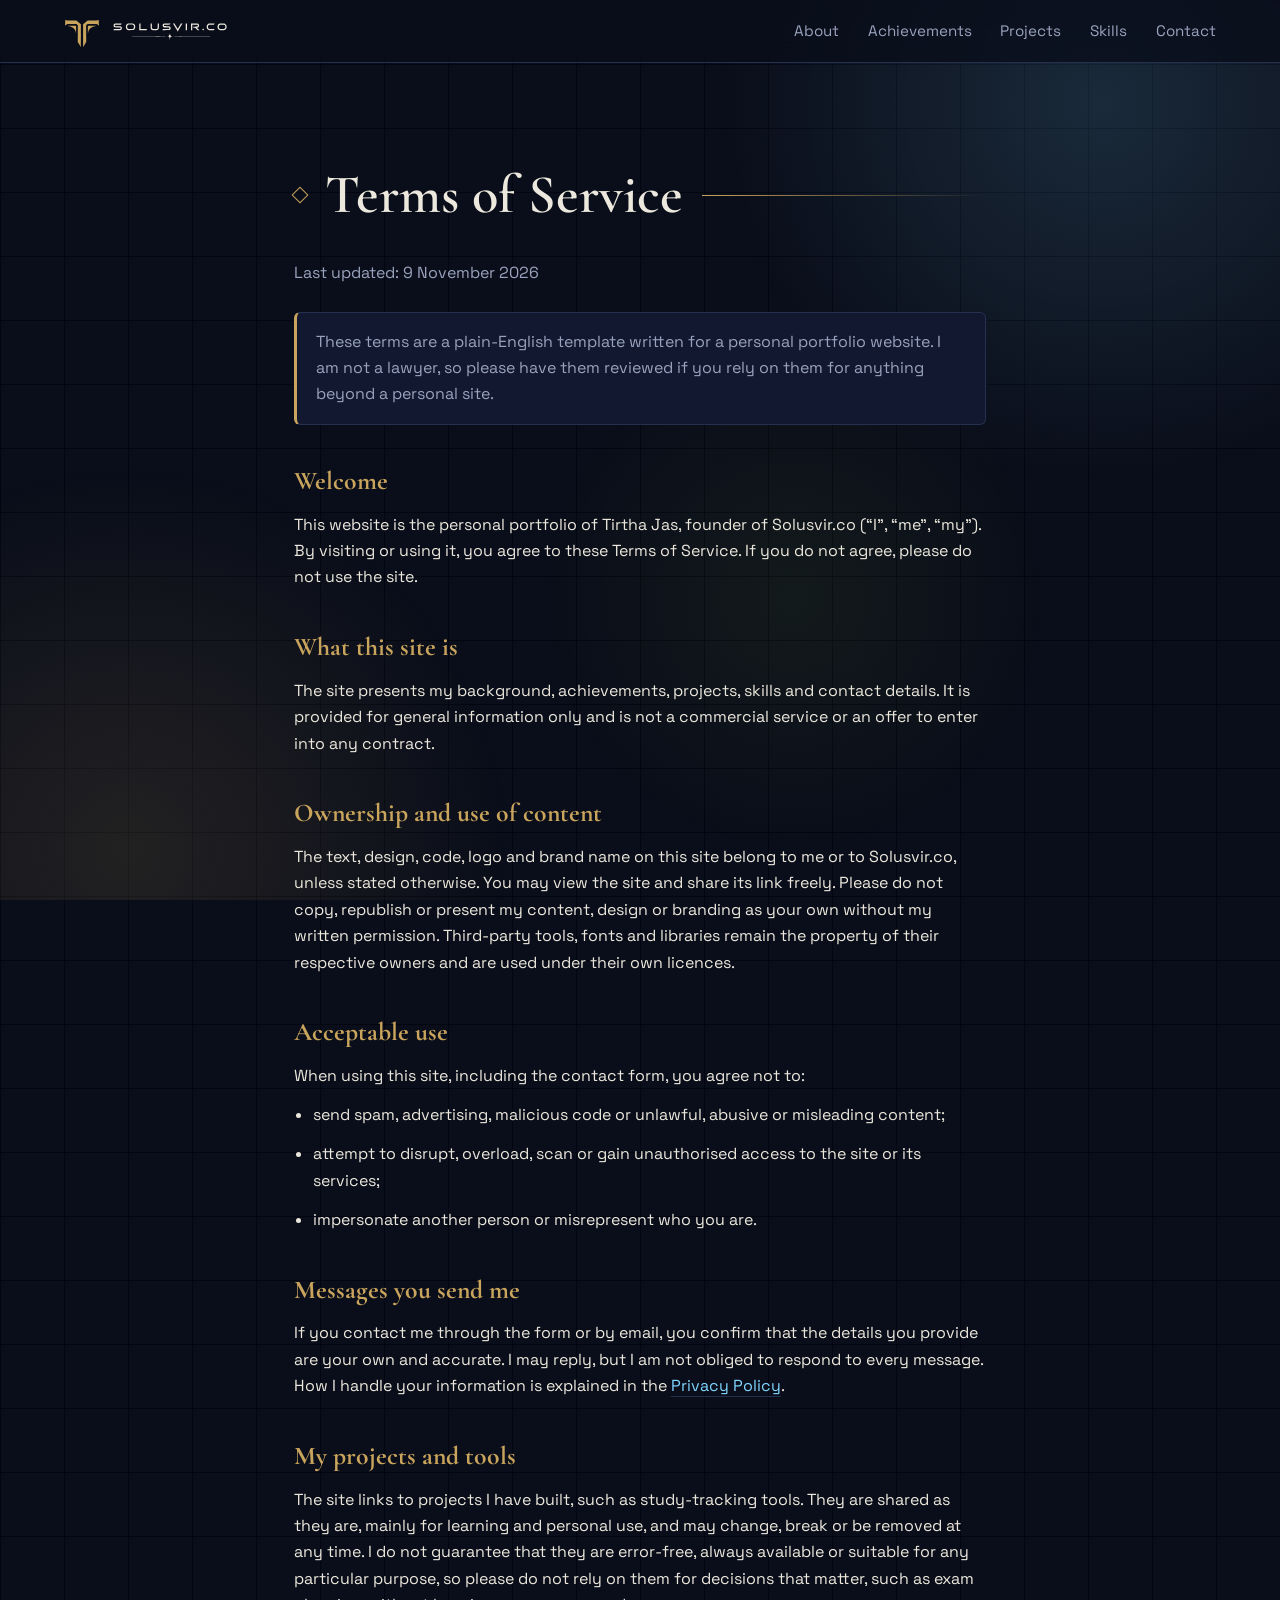
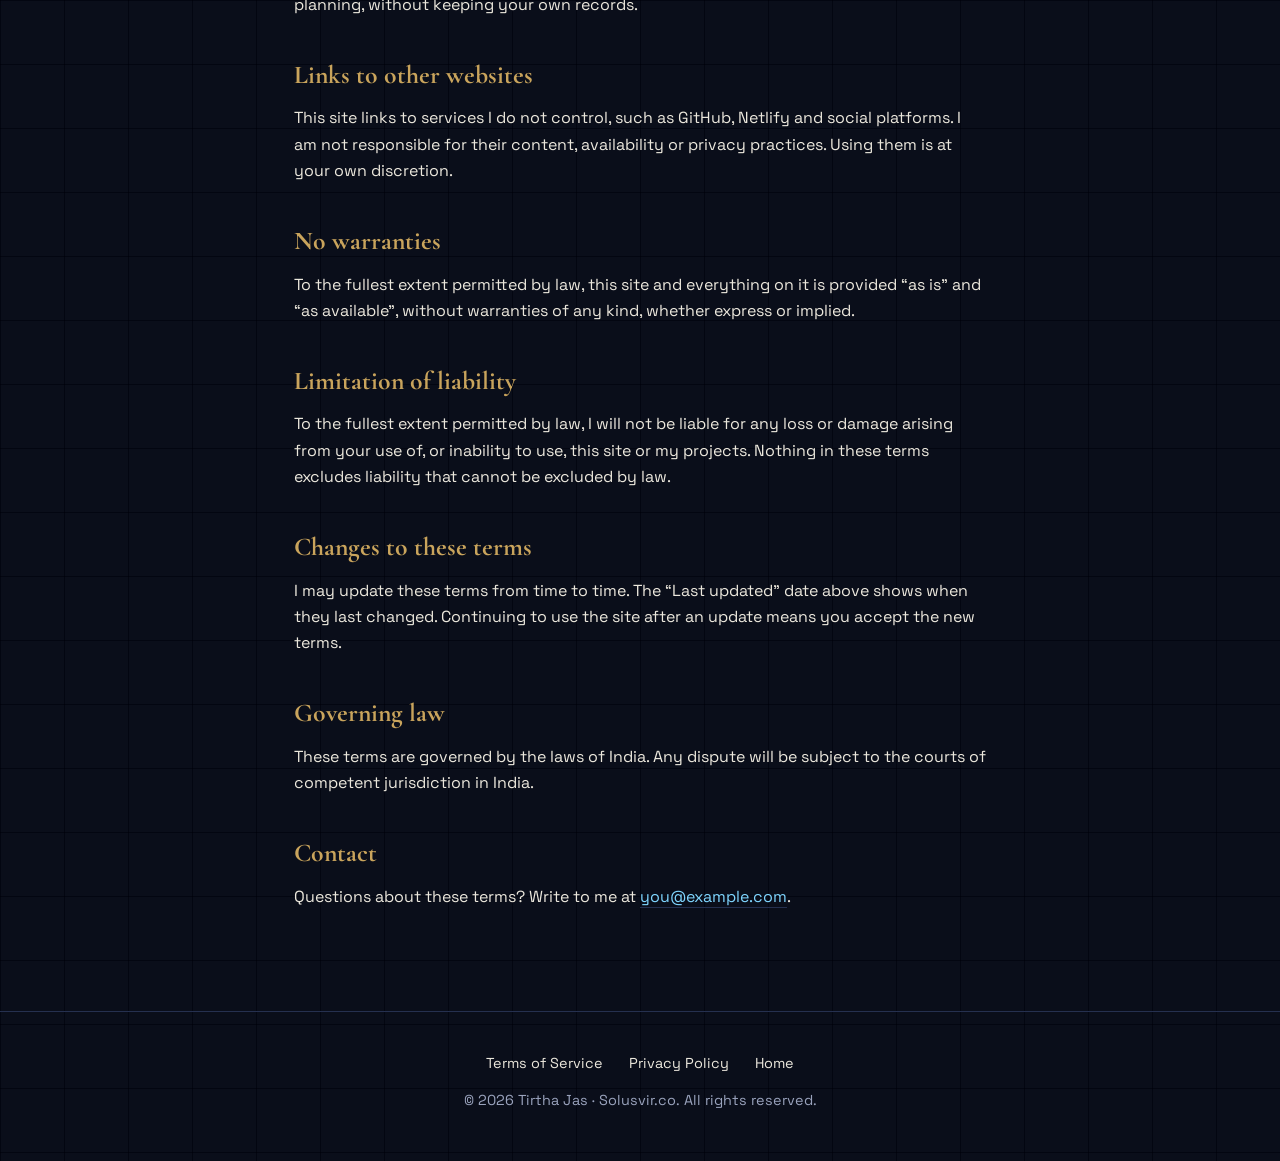
<file: terms.html>
<!DOCTYPE html>
<html lang="en">
<head>
  <meta charset="UTF-8">
  <meta name="viewport" content="width=device-width, initial-scale=1">
  <title>Terms of Service – Tirtha Jas</title>
  <meta name="description" content="The terms for using the personal portfolio website of Tirtha Jas, founder of Solusvir.co.">
  <meta name="robots" content="index, follow">
  <!-- 🔁 LATER: when your is-a.dev domain is approved, replace https://solusvir.is-a.dev/ with https://solusvir.is-a.dev/ -->
  <link rel="canonical" href="https://solusvir.is-a.dev/terms.html">
  <meta name="theme-color" content="#0a0e1a">
  <link rel="icon" href="favicon.svg" type="image/svg+xml">
  <link rel="preconnect" href="https://fonts.googleapis.com">
  <link rel="preconnect" href="https://fonts.gstatic.com" crossorigin>
  <link href="https://fonts.googleapis.com/css2?family=Cormorant+Garamond:ital,wght@0,500;0,600;0,700;1,500&family=Space+Grotesk:wght@400;500;600&display=swap" rel="stylesheet">
  <link rel="stylesheet" href="style.css">
  <style>
    .legal { max-width: 820px; }
    .legal .updated { color: var(--muted); margin: -1rem 0 1.6rem; }
    .legal h3 { font-family: var(--serif); font-size: 1.6rem; color: var(--gold); margin: 2.2rem 0 .6rem; }
    .legal p, .legal li { margin-bottom: .8rem; max-width: 46rem; }
    .legal ul { padding-left: 1.2rem; margin-bottom: 1rem; }
    .legal a { color: var(--ice); border-bottom: 1px solid var(--line); }
    .legal a:hover { border-color: var(--ice); }
    .legal .note { border: 1px solid var(--line); border-left: 3px solid var(--gold); background: var(--bg2); color: var(--muted); padding: 1rem 1.2rem; border-radius: 6px; margin-bottom: 1.6rem; }
    .foot nav { display: flex; justify-content: center; flex-wrap: wrap; gap: .4rem 1.6rem; margin-bottom: .8rem; }
    .foot nav a { color: var(--text); border-bottom: 1px solid transparent; transition: border-color .2s; }
    .foot nav a:hover { border-color: var(--gold); }
  </style>
</head>
<body>

<a class="skip" href="#main">Skip to content</a>
<div class="aurora" aria-hidden="true"><i></i><i></i><i></i></div>

<header class="nav">
  <a class="brand" href="index.html" aria-label="SOLUSVIR.CO, back to the home page">
    <span class="logo-mark" role="img" aria-label="Logo"></span>
    <span class="wordmark" role="img" aria-label="SOLUSVIR.CO"></span>
  </a>
  <button class="menu-btn" aria-label="Menu" aria-expanded="false">Menu</button>
  <nav class="links" aria-label="Main">
    <a href="index.html#about">About</a>
    <a href="index.html#achievements">Achievements</a>
    <a href="index.html#projects">Projects</a>
    <a href="index.html#skills">Skills</a>
    <a href="index.html#contact">Contact</a>
  </nav>
</header>

<main id="main">
  <section class="section legal">
    <h2>Terms of Service</h2>
    <p class="updated">Last updated: 9 November 2026</p>
    <p class="note">These terms are a plain-English template written for a personal portfolio website. I am not a lawyer, so please have them reviewed if you rely on them for anything beyond a personal site.</p>

    <h3>Welcome</h3>
    <p>This website is the personal portfolio of Tirtha Jas, founder of Solusvir.co (“I”, “me”, “my”). By visiting or using it, you agree to these Terms of Service. If you do not agree, please do not use the site.</p>

    <h3>What this site is</h3>
    <p>The site presents my background, achievements, projects, skills and contact details. It is provided for general information only and is not a commercial service or an offer to enter into any contract.</p>

    <h3>Ownership and use of content</h3>
    <p>The text, design, code, logo and brand name on this site belong to me or to Solusvir.co, unless stated otherwise. You may view the site and share its link freely. Please do not copy, republish or present my content, design or branding as your own without my written permission. Third-party tools, fonts and libraries remain the property of their respective owners and are used under their own licences.</p>

    <h3>Acceptable use</h3>
    <p>When using this site, including the contact form, you agree not to:</p>
    <ul>
      <li>send spam, advertising, malicious code or unlawful, abusive or misleading content;</li>
      <li>attempt to disrupt, overload, scan or gain unauthorised access to the site or its services;</li>
      <li>impersonate another person or misrepresent who you are.</li>
    </ul>

    <h3>Messages you send me</h3>
    <p>If you contact me through the form or by email, you confirm that the details you provide are your own and accurate. I may reply, but I am not obliged to respond to every message. How I handle your information is explained in the <a href="privacy.html">Privacy Policy</a>.</p>

    <h3>My projects and tools</h3>
    <p>The site links to projects I have built, such as study-tracking tools. They are shared as they are, mainly for learning and personal use, and may change, break or be removed at any time. I do not guarantee that they are error-free, always available or suitable for any particular purpose, so please do not rely on them for decisions that matter, such as exam planning, without keeping your own records.</p>

    <h3>Links to other websites</h3>
    <p>This site links to services I do not control, such as GitHub, Netlify and social platforms. I am not responsible for their content, availability or privacy practices. Using them is at your own discretion.</p>

    <h3>No warranties</h3>
    <p>To the fullest extent permitted by law, this site and everything on it is provided “as is” and “as available”, without warranties of any kind, whether express or implied.</p>

    <h3>Limitation of liability</h3>
    <p>To the fullest extent permitted by law, I will not be liable for any loss or damage arising from your use of, or inability to use, this site or my projects. Nothing in these terms excludes liability that cannot be excluded by law.</p>

    <h3>Changes to these terms</h3>
    <p>I may update these terms from time to time. The “Last updated” date above shows when they last changed. Continuing to use the site after an update means you accept the new terms.</p>

    <h3>Governing law</h3>
    <p>These terms are governed by the laws of India. Any dispute will be subject to the courts of competent jurisdiction in India.</p>

    <h3>Contact</h3>
    <!-- ✏️ EDIT: put your real email address in both places below -->
    <p>Questions about these terms? Write to me at <a href="mailto:you@example.com">you@example.com</a>.</p>

  </section>
</main>

<footer class="foot">
  <nav aria-label="Legal">
    <a href="terms.html">Terms of Service</a>
    <a href="privacy.html">Privacy Policy</a>
    <a href="index.html">Home</a>
  </nav>
  <p>© <span id="year">2026</span> Tirtha Jas · Solusvir.co. All rights reserved.</p>
</footer>

<script>
  document.getElementById("year").textContent = new Date().getFullYear();
  var b = document.querySelector(".menu-btn"), l = document.querySelector(".links");
  b.addEventListener("click", function () { b.setAttribute("aria-expanded", l.classList.toggle("open")); });
</script>
</body>
</html>
</file>
<file: style.css>
/* ===== Colours: change these and the whole site changes ===== */
:root {
  --bg: #0a0e1a;          /* midnight ink */
  --bg2: #111830;         /* raised panels */
  --line: #25304f;        /* thin borders */
  --text: #ece8dd;        /* ivory */
  --muted: #9aa3bd;       /* soft grey-blue */
  --gold: #c9a45c;        /* classic brass */
  --ice: #7fd6ff;         /* futuristic glow */
  --lime: #b6f23c;        /* fresh accent, used sparingly */
  --serif: "Cormorant Garamond", Georgia, serif;
  --sans: "Space Grotesk", system-ui, sans-serif;
}

* { box-sizing: border-box; margin: 0; }
html { scroll-behavior: smooth; scroll-padding-top: 5rem; }
body {
  font-family: var(--sans);
  color: var(--text);
  background:
    linear-gradient(var(--line) 1px, transparent 1px) 0 0 / 100% 64px,
    linear-gradient(90deg, var(--line) 1px, transparent 1px) 0 0 / 64px 100%,
    var(--bg);
  background-blend-mode: soft-light, soft-light, normal;
  line-height: 1.65;
  -webkit-font-smoothing: antialiased;
  overflow-x: hidden;
}
a { color: inherit; text-decoration: none; }
:focus-visible { outline: 2px solid var(--ice); outline-offset: 3px; border-radius: 4px; }
.skip { position: absolute; left: -999px; }
.skip:focus { left: 1rem; top: 1rem; background: var(--gold); color: #000; padding: .5rem 1rem; z-index: 99; }

/* ===== Ambient depth: drifting light + cursor spotlight + scroll line ===== */
.aurora, .spot { position: fixed; inset: 0; z-index: -1; pointer-events: none; }
.aurora { overflow: hidden; }
.aurora i { position: absolute; width: 60vmax; height: 60vmax; border-radius: 50%; animation: drift 30s ease-in-out infinite alternate; }
.aurora i:nth-child(1) { top: -22vmax; right: -16vmax; background: radial-gradient(closest-side, rgba(127,214,255,.14), transparent); }
.aurora i:nth-child(2) { bottom: -26vmax; left: -20vmax; background: radial-gradient(closest-side, rgba(201,164,92,.13), transparent); animation-duration: 38s; }
.aurora i:nth-child(3) { top: 38%; left: 42%; width: 40vmax; height: 40vmax; background: radial-gradient(closest-side, rgba(182,242,60,.055), transparent); animation-duration: 46s; }
.spot { background: radial-gradient(440px circle at var(--mx, 70%) var(--my, 25%), rgba(127,214,255,.09), rgba(182,242,60,.035) 45%, transparent 72%); }
.progress { position: fixed; top: 0; left: 0; right: 0; height: 2px; z-index: 60; transform-origin: left; transform: scaleX(0); background: linear-gradient(90deg, var(--gold), var(--ice), var(--lime)); }

/* ===== Navigation ===== */
.nav {
  position: sticky; top: 0; z-index: 50;
  display: flex; align-items: center; justify-content: space-between;
  padding: .8rem clamp(1rem, 5vw, 4rem);
  background: rgba(10,14,26,.78); backdrop-filter: blur(12px);
  border-bottom: 1px solid var(--line);
}
.brand { display: flex; align-items: center; gap: .75rem; }

/* Logo and brand name: your SVGs are used as "stencils" (masks),
   so the colour comes from CSS. Change the background below to recolour them. */
.logo-mark {
  display: block; width: 36px; aspect-ratio: 1; background: var(--gold);
  -webkit-mask: url(logo.svg) center / contain no-repeat;
          mask: url(logo.svg) center / contain no-repeat;
}
.wordmark {
  display: block; height: 20px; aspect-ratio: 1100 / 190; background: var(--text);
  -webkit-mask: url(brand-name.svg) left center / contain no-repeat;
          mask: url(brand-name.svg) left center / contain no-repeat;
}
.links { display: flex; gap: 1.8rem; font-size: .95rem; color: var(--muted); }
.links a { padding: .3rem 0; border-bottom: 1px solid transparent; transition: color .2s, border-color .2s; }
.links a:hover, .links a.active { color: var(--text); border-color: var(--gold); }
.menu-btn { display: none; background: none; border: 1px solid var(--line); color: var(--text); padding: .4rem .9rem; border-radius: 999px; font: inherit; cursor: pointer; }

/* ===== Hero ===== */
.hero {
  min-height: calc(100vh - 66px);
  display: grid; grid-template-columns: 1.1fr .9fr; align-items: center; gap: 2rem;
  padding: 4rem clamp(1rem, 5vw, 4rem);
  max-width: 1300px; margin: 0 auto;
}
.status { display: inline-flex; align-items: center; gap: .6rem; color: var(--muted); font-size: .95rem; border: 1px solid var(--line); padding: .35rem .9rem; border-radius: 999px; }
.dot { width: 8px; height: 8px; border-radius: 50%; background: var(--lime); box-shadow: 0 0 10px var(--lime); animation: pulse 2.4s ease-in-out infinite; }
h1 { font-family: var(--serif); font-weight: 600; font-size: clamp(3.4rem, 9vw, 7rem); line-height: .98; margin: 1.4rem 0 1rem; letter-spacing: -.01em; }
.w { display: inline-block; overflow: hidden; vertical-align: top; padding-bottom: .12em; }
.js .ch { display: inline-block; transform: translateY(115%); animation: up .9s cubic-bezier(.2,.8,.2,1) forwards; animation-delay: calc(var(--i) * 65ms + .25s); }
.roles { font-size: 1.35rem; color: var(--gold); min-height: 2rem; }
.caret { display: inline-block; width: 2px; height: 1.2em; background: var(--ice); margin-left: 4px; vertical-align: text-bottom; animation: blink 1s steps(1) infinite; }
.lead { max-width: 34rem; margin: 1.4rem 0 2rem; color: var(--muted); font-size: 1.1rem; }
.cta { display: flex; flex-wrap: wrap; gap: .9rem; }
.btn { display: inline-block; padding: .8rem 1.6rem; border: 1px solid var(--gold); border-radius: 999px; font: inherit; font-weight: 500; color: var(--text); background: transparent; cursor: pointer; transition: background .25s, box-shadow .25s, color .25s, transform .2s ease-out; }
.btn:hover { box-shadow: 0 0 24px rgba(201,164,92,.35); }
.btn.primary { background: var(--gold); color: #14100a; }
.btn.primary:hover { box-shadow: 0 0 30px rgba(201,164,92,.5), 0 0 60px rgba(182,242,60,.18); }

/* Emblem: framed like a blueprint, with moving rings */
.emblem { position: relative; width: min(100%, 440px); aspect-ratio: 1; justify-self: center; }
.brk {
  position: absolute; inset: -6%; pointer-events: none;
  --c: var(--gold);
  background:
    linear-gradient(var(--c), var(--c)) 0 0 / 24px 1px no-repeat, linear-gradient(var(--c), var(--c)) 0 0 / 1px 24px no-repeat,
    linear-gradient(var(--c), var(--c)) 100% 0 / 24px 1px no-repeat, linear-gradient(var(--c), var(--c)) 100% 0 / 1px 24px no-repeat,
    linear-gradient(var(--c), var(--c)) 0 100% / 24px 1px no-repeat, linear-gradient(var(--c), var(--c)) 0 100% / 1px 24px no-repeat,
    linear-gradient(var(--c), var(--c)) 100% 100% / 24px 1px no-repeat, linear-gradient(var(--c), var(--c)) 100% 100% / 1px 24px no-repeat;
}
.cap { position: absolute; left: 0; right: 0; bottom: -13%; text-align: center; color: var(--muted); font-size: .85rem; letter-spacing: .04em; }
.ring { position: absolute; inset: 0; width: 100%; height: 100%; }
.r1 { color: var(--ice); opacity: .7; animation: spin 60s linear infinite; }
.r2 { color: var(--gold); animation: spin 90s linear infinite reverse; }
.r3 { color: var(--ice); opacity: .6; animation: spin 40s linear infinite; }
.orb { fill: var(--lime); filter: drop-shadow(0 0 6px var(--lime)); }
.core { position: absolute; inset: 27%; border-radius: 50%; overflow: hidden; display: grid; place-items: center; background: var(--bg2); border: 1px solid var(--gold); box-shadow: 0 0 60px rgba(127,214,255,.25), inset 0 0 30px rgba(0,0,0,.5); animation: breathe 5s ease-in-out infinite; }
.core .logo-mark { width: 58%; background: linear-gradient(135deg, var(--ice), var(--gold)); }

/* ===== Sections ===== */
.section { max-width: 1100px; margin: 0 auto; padding: 5.5rem clamp(1rem, 5vw, 4rem); }
h2 { font-family: var(--serif); font-weight: 600; font-size: clamp(2.2rem, 5vw, 3.4rem); margin-bottom: 2.2rem; display: flex; align-items: center; gap: 1.2rem; }
h2::before { content: ""; width: 10px; height: 10px; border: 1px solid var(--gold); transform: rotate(45deg); flex: none; }
h2::after { content: ""; flex: 1; height: 1px; background: linear-gradient(90deg, var(--gold), transparent); transform-origin: left; }
.js h2::after { transform: scaleX(0); transition: transform 1.4s cubic-bezier(.2,.7,.2,1) .25s; }
.js h2.in::after { transform: scaleX(1); }
.sub { color: var(--muted); margin: -1rem 0 2rem; max-width: 40rem; }

/* Scroll reveal */
.js .reveal { opacity: 0; transform: translateY(26px); transition: opacity .9s cubic-bezier(.2,.7,.2,1), transform .9s cubic-bezier(.2,.7,.2,1); transition-delay: calc(var(--i, 0) * 110ms); }
.js .reveal.in { opacity: 1; transform: none; }
.js .reveal.done { transition: border-color .25s, box-shadow .25s, transform .15s ease-out; transition-delay: 0s; }

.about { display: grid; grid-template-columns: 1.4fr 1fr; gap: 3rem; }
.prose p { margin-bottom: 1rem; max-width: 40rem; font-size: 1.05rem; }
.pull { display: flex; align-items: center; gap: 1.6rem; margin-top: 2rem; }
.pull blockquote { font-family: var(--serif); font-style: italic; font-size: 1.55rem; line-height: 1.3; color: var(--gold); max-width: 24rem; }
.seal { position: relative; width: 130px; aspect-ratio: 1; flex: none; display: grid; place-items: center; }
.seal svg { position: absolute; inset: 0; animation: spin 40s linear infinite; }
.seal text { font: 500 11.5px var(--sans); fill: var(--muted); }
.seal .logo-mark { width: 38%; }
.facts { border-left: 1px solid var(--line); padding-left: 2rem; display: grid; gap: 1.1rem; align-content: start; }
.facts dt { color: var(--muted); font-size: .85rem; }
.facts dd { font-family: var(--serif); font-size: 1.35rem; }

/* Timeline */
.timeline { list-style: none; padding: 0; border-left: 1px solid var(--gold); margin-left: .5rem; }
.timeline li { display: grid; grid-template-columns: 5.5rem 1fr; gap: 1rem; padding: 0 0 2.2rem 1.6rem; position: relative; }
.timeline li::before { content: ""; position: absolute; left: -5px; top: .55rem; width: 9px; height: 9px; border-radius: 50%; background: var(--ice); box-shadow: 0 0 10px var(--ice); transition: background .3s, box-shadow .3s; }
.timeline li:hover::before { background: var(--lime); box-shadow: 0 0 14px var(--lime); }
.timeline time { font-family: var(--serif); font-size: 1.6rem; color: var(--gold); }
.timeline h3 { font-family: var(--serif); font-size: 1.5rem; }
.by { color: var(--ice); font-size: .9rem; margin-bottom: .3rem; }

/* Projects */
.grid { display: grid; grid-template-columns: repeat(auto-fill, minmax(290px, 1fr)); gap: 1.6rem; perspective: 1200px; }
.card { position: relative; background: var(--bg2); border: 1px solid var(--line); border-radius: 10px; overflow: hidden; display: flex; flex-direction: column; transition: border-color .25s, box-shadow .25s, transform .15s ease-out; }
.card:hover { border-color: var(--gold); box-shadow: 0 18px 50px rgba(0,0,0,.5); }
.card::after { content: ""; position: absolute; inset: 0; pointer-events: none; opacity: 0; transition: opacity .3s; background: radial-gradient(260px circle at var(--gx, 50%) var(--gy, 50%), rgba(182,242,60,.10), rgba(127,214,255,.06) 40%, transparent 70%); }
.card:hover::after { opacity: 1; }
.badge { position: absolute; top: .8rem; left: .8rem; z-index: 2; font-size: .72rem; letter-spacing: .08em; text-transform: uppercase; color: var(--lime); border: 1px solid var(--lime); background: rgba(10,14,26,.75); padding: .12rem .6rem; border-radius: 4px; }
.card .shot { aspect-ratio: 16/10; background: #0d1326; display: grid; place-items: center; color: var(--muted); border-bottom: 1px solid var(--line); overflow: hidden; font-family: var(--serif); font-style: italic; font-size: 1.5rem; }
.card .shot img { width: 100%; height: 100%; object-fit: cover; transition: transform .6s ease; }
.card:hover .shot img { transform: scale(1.05); }
.card .body { padding: 1.2rem 1.3rem 1.4rem; display: flex; flex-direction: column; gap: .6rem; flex: 1; }
.card h3 { font-family: var(--serif); font-size: 1.6rem; line-height: 1.1; }
.card p { color: var(--muted); font-size: .97rem; flex: 1; }
.tags { display: flex; flex-wrap: wrap; gap: .4rem; }
.tags span { font-size: .78rem; color: var(--ice); border: 1px solid var(--line); padding: .1rem .6rem; border-radius: 999px; }
.card .actions { display: flex; gap: 1.2rem; margin-top: .4rem; }
.card .actions a { color: var(--gold); border-bottom: 1px solid transparent; transition: border-color .2s, color .2s; }
.card .actions a::after { content: " ↗"; }
.card .actions a:hover { border-color: var(--gold); color: var(--text); }

/* Skills */
.marquee { overflow: hidden; margin-bottom: 3rem; border-block: 1px solid var(--line); padding: 1.1rem 0; -webkit-mask: linear-gradient(90deg, transparent, #000 10%, #000 90%, transparent); mask: linear-gradient(90deg, transparent, #000 10%, #000 90%, transparent); }
.track { display: flex; gap: 2.6rem; width: max-content; animation: marquee 32s linear infinite; }
.marquee:hover .track { animation-play-state: paused; }
.track span { font-family: var(--serif); font-size: 1.9rem; font-style: italic; color: var(--text); white-space: nowrap; display: flex; align-items: center; gap: 2.6rem; }
.track span::after { content: ""; width: 7px; height: 7px; background: var(--gold); transform: rotate(45deg); }
.skills { display: grid; grid-template-columns: repeat(auto-fit, minmax(250px, 1fr)); gap: 2.5rem; }
.skill-group h3 { font-family: var(--serif); font-size: 1.5rem; color: var(--gold); margin-bottom: 1rem; }
.chips { display: flex; flex-wrap: wrap; gap: .6rem; }
.chips b { font-weight: 500; border: 1px solid var(--line); padding: .35rem .9rem; border-radius: 999px; transition: border-color .2s, color .2s; }
.chips b:hover { border-color: var(--lime); color: var(--lime); }

/* Contact */
.contact { display: grid; grid-template-columns: 1.3fr 1fr; gap: 3rem; }
form { display: grid; gap: 1.1rem; }
label { display: grid; gap: .4rem; color: var(--muted); font-size: .9rem; }
input, textarea { font: inherit; color: var(--text); background: var(--bg2); border: 1px solid var(--line); border-radius: 8px; padding: .8rem 1rem; transition: border-color .2s, box-shadow .2s; }
input:focus, textarea:focus { outline: none; border-color: var(--ice); box-shadow: 0 0 0 3px rgba(127,214,255,.15); }
form .btn { justify-self: start; }
.socials { display: grid; gap: .9rem; align-content: start; }
.socials p { color: var(--muted); }
.socials a { display: flex; justify-content: space-between; padding: .9rem 1.2rem; border: 1px solid var(--line); border-radius: 8px; transition: border-color .2s, padding-left .2s, background .2s; }
.socials a::after { content: "↗"; color: var(--gold); }
.socials a:hover { border-color: var(--gold); padding-left: 1.6rem; background: rgba(201,164,92,.05); }

.foot { text-align: center; padding: 2.5rem 1rem 3rem; color: var(--muted); border-top: 1px solid var(--line); font-size: .9rem; }

/* ===== Animations ===== */
@keyframes spin { to { transform: rotate(360deg); } }
@keyframes blink { 50% { opacity: 0; } }
@keyframes pulse { 50% { opacity: .35; } }
@keyframes up { to { transform: none; } }
@keyframes drift { to { transform: translate(8vmax, 6vmax) scale(1.15); } }
@keyframes breathe { 50% { box-shadow: 0 0 90px rgba(127,214,255,.38), 0 0 30px rgba(182,242,60,.12), inset 0 0 30px rgba(0,0,0,.5); } }
@keyframes marquee { to { transform: translateX(-50%); } }
.hero-text, .emblem { animation: rise .9s cubic-bezier(.2,.7,.2,1) both; }
.emblem { animation-delay: .15s; }
@keyframes rise { from { opacity: 0; transform: translateY(18px); } }

/* ===== Mobile ===== */
@media (max-width: 860px) {
  .hero { grid-template-columns: 1fr; min-height: auto; padding-top: 3rem; }
  .emblem { width: min(74%, 320px); order: -1; margin-bottom: 2rem; }
  .about, .contact { grid-template-columns: 1fr; gap: 2rem; }
  .facts { border-left: 0; padding-left: 0; border-top: 1px solid var(--line); padding-top: 1.5rem; }
  .menu-btn { display: block; }
  .links { display: none; position: absolute; top: 100%; left: 0; right: 0; flex-direction: column; gap: 0; background: var(--bg); border-bottom: 1px solid var(--line); padding: .5rem clamp(1rem, 5vw, 4rem) 1rem; }
  .links.open { display: flex; }
  .links a { padding: .8rem 0; }
  .timeline li { grid-template-columns: 1fr; gap: .2rem; }
  .pull { flex-direction: column; align-items: flex-start; }
}

/* Respect people who prefer no motion: everything stays visible and still */
@media (prefers-reduced-motion: reduce) {
  *, *::before, *::after { animation: none !important; transition: none !important; scroll-behavior: auto !important; }
  .js .ch, .js .reveal { transform: none; opacity: 1; }
  .js h2::after { transform: none; }
  .track { flex-wrap: wrap; width: auto; }
}


/* Footer links (Terms and Privacy) */
.foot nav { display: flex; justify-content: center; flex-wrap: wrap; gap: .4rem 1.6rem; margin-bottom: .8rem; }
.foot nav a { color: var(--text); border-bottom: 1px solid transparent; transition: border-color .2s; }
.foot nav a:hover { border-color: var(--gold); }

/* =========================================================
   Featured build, robotics section and small additions
   ========================================================= */
.more { display: inline-block; margin-top: .5rem; color: var(--gold); border-bottom: 1px solid transparent; transition: border-color .2s; }
.more::after { content: " →"; }
.more:hover { border-color: var(--gold); }
.sect-h { font-family: var(--serif); font-size: 1.9rem; margin-bottom: 1.2rem; }

/* Featured build: ISL Sign Language Translator */
.feature { position: relative; margin-top: 4.5rem; padding: clamp(1.4rem, 4vw, 3rem); border: 1px solid var(--line); border-radius: 14px; overflow: hidden; background: linear-gradient(160deg, rgba(17,24,48,.88), rgba(10,14,26,.55)); }
.feature::before { content: ""; position: absolute; inset: 0 0 auto 0; height: 2px; background: linear-gradient(90deg, var(--gold), var(--ice), var(--lime)); }
.eyebrow { display: inline-block; margin-bottom: .8rem; font-size: .8rem; letter-spacing: .14em; text-transform: uppercase; color: var(--lime); }
.feature > h3 { font-family: var(--serif); font-size: clamp(2.1rem, 4.6vw, 3.1rem); line-height: 1.05; margin-bottom: 1rem; }
.intro { max-width: 46rem; color: var(--muted); font-size: 1.08rem; }
.intro strong { color: var(--text); font-weight: 500; }
.pipe { list-style: none; padding: 0; margin: 2.6rem 0; display: grid; grid-template-columns: repeat(5, 1fr); gap: 1.2rem; position: relative; }
.pipe::before { content: ""; position: absolute; left: 0; right: 0; top: 14px; height: 1px; background: repeating-linear-gradient(90deg, var(--gold) 0 6px, transparent 6px 14px); opacity: .5; }
.pipe::after { content: ""; position: absolute; top: 10px; left: 0; width: 9px; height: 9px; border-radius: 50%; background: var(--lime); box-shadow: 0 0 12px var(--lime); animation: travel 7s ease-in-out infinite; }
@keyframes travel { 0% { left: 0; opacity: 0; } 8% { opacity: 1; } 92% { opacity: 1; } 100% { left: 100%; opacity: 0; } }
.pipe li { position: relative; padding-top: 2.3rem; }
.pipe li::before { content: ""; position: absolute; top: 9px; left: 0; width: 11px; height: 11px; border: 1px solid var(--gold); background: var(--bg); transform: rotate(45deg); }
.pipe h4, .choices h4 { font-family: var(--serif); font-size: 1.45rem; color: var(--gold); margin-bottom: .35rem; }
.pipe p, .choices p { color: var(--muted); font-size: .94rem; }
.specs { list-style: none; padding: 1.5rem 0; margin: 0 0 2.4rem; display: grid; grid-template-columns: repeat(auto-fit, minmax(140px, 1fr)); gap: 1rem; border-block: 1px solid var(--line); }
.specs b { display: block; font-family: var(--serif); font-size: 2.6rem; line-height: 1; color: var(--gold); }
.specs span { color: var(--muted); font-size: .88rem; }
.choices { display: grid; grid-template-columns: repeat(auto-fit, minmax(240px, 1fr)); gap: 2rem; margin-bottom: 2rem; }
.feature .chips { margin-bottom: 1.2rem; }
.made { color: var(--muted); font-style: italic; font-family: var(--serif); font-size: 1.25rem; }

/* Robotics & electronics */
.boards { display: grid; grid-template-columns: repeat(auto-fit, minmax(250px, 1fr)); gap: 1.4rem; margin-bottom: 3.4rem; }
.board { position: relative; overflow: hidden; padding: 1.6rem; background: var(--bg2); border: 1px solid var(--line); border-radius: 10px; transition: border-color .25s; }
.board:hover { border-color: var(--gold); }
.board::after { content: ""; position: absolute; left: 0; bottom: 0; width: 100%; height: 2px; background: linear-gradient(90deg, transparent, var(--lime), transparent); transform: translateX(-100%); }
.board:hover::after { transform: translateX(100%); transition: transform 1.1s ease; }
.board h3 { font-family: var(--serif); font-size: 1.7rem; margin-bottom: .4rem; }
.board p { color: var(--muted); font-size: .97rem; }
.builds { margin-bottom: 2.6rem; border: 1px solid var(--line); border-radius: 10px; overflow: hidden; }
.builds div { display: grid; grid-template-columns: minmax(200px, 1fr) 2fr; gap: 1rem; padding: 1.1rem 1.4rem; border-bottom: 1px solid var(--line); transition: background .25s; }
.builds div:last-child { border-bottom: 0; }
.builds div:hover { background: rgba(201,164,92,.05); }
.builds dt { font-family: var(--serif); font-size: 1.45rem; }
.builds dd { color: var(--muted); align-self: center; }
.lab-note { max-width: 46rem; margin-bottom: 1.4rem; font-size: 1.05rem; }

@media (max-width: 860px) {
  .pipe { grid-template-columns: 1fr; gap: 1.6rem; }
  .pipe::before, .pipe::after { display: none; }
  .pipe li { padding: 0 0 0 1.8rem; border-left: 1px solid var(--line); }
  .pipe li::before { top: .4rem; left: -6px; }
  .builds div { grid-template-columns: 1fr; gap: .2rem; }
}
@media (prefers-reduced-motion: reduce) {
  .pipe::after { display: none; }
}


/* =========================================================
   Scroll motion, flagship tag and extra artwork
   ========================================================= */
.section { position: relative; }

/* Flagship tag: a shimmering gold-to-lime pill */
.flag, .flag-badge { color: #0a0e1a; font-weight: 600; background: linear-gradient(100deg, var(--gold), var(--ice), var(--lime), var(--gold)); background-size: 300% 100%; animation: shimmer 7s linear infinite; }
.flag { position: absolute; top: 1.3rem; right: 1.3rem; z-index: 2; display: inline-flex; align-items: center; gap: .55rem; padding: .42rem 1.05rem; border-radius: 999px; overflow: hidden; font-size: .78rem; letter-spacing: .1em; text-transform: uppercase; box-shadow: 0 0 26px rgba(182,242,60,.28); }
.flag::before { content: ""; width: 7px; height: 7px; background: #0a0e1a; transform: rotate(45deg); }
.flag::after { content: ""; position: absolute; inset: 0; background: linear-gradient(100deg, transparent 30%, rgba(255,255,255,.6) 50%, transparent 70%); transform: translateX(-120%); animation: shine 3.8s ease-in-out infinite; }
.flag-badge { border-color: transparent; }
@keyframes shimmer { to { background-position: 300% 0; } }
@keyframes shine { 0%, 55% { transform: translateX(-120%); } 100% { transform: translateX(120%); } }
.feature { box-shadow: 0 30px 80px rgba(0,0,0,.4), 0 0 0 1px rgba(201,164,92,.08); }
.feature.in::after { content: ""; position: absolute; left: 0; right: 0; top: -120px; height: 120px; pointer-events: none; background: linear-gradient(180deg, transparent, rgba(182,242,60,.12), transparent); animation: scan 2.6s ease-out 1 forwards; }
@keyframes scan { to { top: 100%; opacity: 0; } }
.feature-top { display: grid; grid-template-columns: 1.5fr .8fr; gap: 2.4rem; align-items: center; }

/* Hand-tracking illustration */
.handbox { width: min(100%, 270px); justify-self: center; }
#hand { display: block; width: 100%; height: auto; overflow: visible; filter: drop-shadow(0 0 14px rgba(127,214,255,.28)); }
#hand line { stroke: var(--ice); stroke-width: 1.4; stroke-linecap: round; opacity: .85; }
#hand circle { fill: var(--bg); stroke: var(--gold); stroke-width: 1.4; transform-box: fill-box; transform-origin: center; }
.js #hand line { stroke-dasharray: var(--len); stroke-dashoffset: var(--len); }
.js #hand circle { opacity: 0; }
.js .feature.in #hand line { animation: draw 1.1s ease forwards; animation-delay: calc(var(--i) * 70ms + .3s); }
.js .feature.in #hand circle { animation: node .5s ease forwards, glow 2.6s ease-in-out infinite; animation-delay: calc(var(--i) * 70ms + .5s), calc(var(--i) * 140ms + 2.2s); }
@keyframes draw { to { stroke-dashoffset: 0; } }
@keyframes node { from { opacity: 0; transform: scale(0); } to { opacity: 1; transform: scale(1); } }
@keyframes glow { 50% { fill: var(--lime); stroke: var(--lime); } }
.readout { display: flex; justify-content: space-between; gap: .6rem; margin-top: 1rem; padding: .5rem .85rem; font-size: .8rem; color: var(--muted); border: 1px solid var(--line); border-radius: 8px; background: rgba(10,14,26,.6); }
.readout b { color: var(--lime); font-weight: 500; }
.illus { margin-top: .5rem; text-align: center; font-size: .75rem; color: var(--muted); opacity: .7; }

/* The pipeline lights up step by step */
.js .feature.in .pipe li::before { animation: lightup .6s ease forwards; animation-delay: calc(var(--i, 0) * 420ms + 1.2s); }
@keyframes lightup { to { background: var(--lime); border-color: var(--lime); box-shadow: 0 0 14px var(--lime); } }

/* Achievements line fills as you read down */
.timeline { position: relative; }
.timeline::after { content: ""; position: absolute; left: -1px; top: 0; width: 2px; height: calc(var(--tp, 0) * 100%); background: linear-gradient(var(--gold), var(--lime)); box-shadow: 0 0 12px rgba(182,242,60,.5); }
.timeline li.lit::before { background: var(--lime); box-shadow: 0 0 14px var(--lime); }

/* Robotics circuit traces */
.circuit { position: absolute; top: 0; bottom: 0; left: 50%; width: 100vw; margin-left: -50vw; height: 100%; z-index: -1; pointer-events: none; opacity: .55; }
.circuit .trace { fill: none; stroke: var(--gold); stroke-width: 1.3; stroke-linecap: round; stroke-linejoin: round; stroke-dasharray: 1; }
.js .circuit .trace { stroke-dashoffset: var(--d, 1); }
.circuit .nodes circle { fill: var(--bg); stroke: var(--gold); stroke-width: 1.3; transition: fill .6s, stroke .6s; }
.circuit.lit .nodes circle { fill: var(--lime); stroke: var(--lime); }

/* Hero and background respond to scrolling (separate properties, so no clash with other animations) */
.hero-text { translate: 0 calc(var(--hp, 0) * -50px); }
.emblem { translate: 0 calc(var(--hp, 0) * 40px); }
.ring.r1 { rotate: calc(var(--sy, 0) * .06deg); }
.ring.r2 { rotate: calc(var(--sy, 0) * -.04deg); }
.ring.r3 { rotate: calc(var(--sy, 0) * .1deg); }
.core { scale: calc(1 - var(--hp, 0) * .08); }
.aurora i:nth-child(1) { translate: 0 calc(var(--sy, 0) * -.05px); }
.aurora i:nth-child(2) { translate: 0 calc(var(--sy, 0) * -.09px); }
.aurora i:nth-child(3) { translate: 0 calc(var(--sy, 0) * .04px); }

/* Back-to-top button */
.totop { position: fixed; right: 1.2rem; bottom: 1.2rem; z-index: 55; width: 48px; height: 48px; display: grid; place-items: center; border: 0; border-radius: 50%; background: rgba(10,14,26,.88); color: var(--text); cursor: pointer; opacity: 0; transform: translateY(12px); pointer-events: none; transition: opacity .3s, transform .3s, box-shadow .3s; }
.totop.show { opacity: 1; transform: none; pointer-events: auto; }
.totop:hover { box-shadow: 0 0 22px rgba(201,164,92,.4); }
.totop svg { position: absolute; inset: 0; width: 100%; height: 100%; transform: rotate(-90deg); }
.totop circle { fill: none; stroke-width: 2; }
.totop .bg { stroke: var(--line); }
.totop .fg { stroke: var(--gold); stroke-dasharray: 1; stroke-dashoffset: 1; stroke-linecap: round; }

@media (max-width: 860px) {
  .feature-top { grid-template-columns: 1fr; gap: 1.6rem; }
  .flag { position: static; align-self: flex-start; margin-bottom: 1rem; width: fit-content; }
  .feature { display: flex; flex-direction: column; }
}
@media (prefers-reduced-motion: reduce) {
  .js #hand line { stroke-dasharray: none; stroke-dashoffset: 0; }
  .js #hand circle { opacity: 1; }
  .js .circuit .trace { stroke-dashoffset: 0; }
  .feature.in::after, .flag::after { display: none; }
}
</file>
<file: animations.css>
/* =========================================================
   animations.css : the extra animations, loaded AFTER style.css
   To switch all of them off, delete the animations.css and
   animations.js lines in index.html.
   ========================================================= */

/* 1) Circuit traces: only at the far left and right edges, never behind the words */
.circuit {
  opacity: .5;
  -webkit-mask-image: linear-gradient(90deg, #000 0, transparent 13%, transparent 87%, #000 100%);
          mask-image: linear-gradient(90deg, #000 0, transparent 13%, transparent 87%, #000 100%);
}
@media (max-width: 1100px) { .circuit { display: none; } }

/* Exhibition builds: a solid panel, so nothing runs behind the words */
.builds { position: relative; background: rgba(17, 24, 48, .92); }
.builds div { position: relative; }
.builds div::before {
  content: ""; position: absolute; left: 0; top: 0; bottom: 0; width: 2px;
  background: linear-gradient(var(--gold), var(--lime));
  transform: scaleY(0); transform-origin: top; transition: transform .45s cubic-bezier(.2, .7, .2, 1);
}
.builds div:hover::before { transform: scaleY(1); }
.builds dt { transition: color .3s, padding-left .35s cubic-bezier(.2, .7, .2, 1); }
.builds div:hover dt { color: var(--gold); padding-left: .5rem; }

/* 2) Constellation canvas */
.stars { position: fixed; inset: 0; width: 100%; height: 100%; z-index: -1; pointer-events: none; }

/* 3) Hero emblem leans gently toward the cursor */
.core { translate: calc(var(--ex, 0) * 10px) calc(var(--ey, 0) * 10px); transition: translate .5s ease-out; }
.brk  { translate: calc(var(--ex, 0) * -7px) calc(var(--ey, 0) * -7px); transition: translate .6s ease-out; }

/* 4) Headings: the diamond turns into place, and the title comes into focus softly */
.js h2::before { opacity: 0; }
.js h2.in::before { opacity: 1; animation: diamond .9s cubic-bezier(.2, .8, .2, 1) both; }
@keyframes diamond { from { rotate: -180deg; scale: 0; } to { rotate: 0deg; scale: 1; } }
.js h2.reveal {
  filter: blur(8px);
  transition: opacity .9s cubic-bezier(.2,.7,.2,1), transform .9s cubic-bezier(.2,.7,.2,1), filter .9s cubic-bezier(.2,.7,.2,1);
  transition-delay: calc(var(--i, 0) * 110ms);
}
.js h2.reveal.in { filter: blur(0); }

/* 5) Project images catch a slow band of light on hover */
.card .shot { position: relative; }
.card .shot::after {
  content: ""; position: absolute; inset: 0; pointer-events: none;
  background: linear-gradient(105deg, transparent 38%, rgba(236, 232, 221, .13) 50%, transparent 62%);
  transform: translateX(-130%); transition: transform 1s cubic-bezier(.2, .7, .2, 1);
}
.card:hover .shot::after { transform: translateX(130%); }

/* 6) Menu: one gold line slides from link to link (computers only) */
.links .ind { display: none; }
@media (min-width: 861px) {
  .links { position: relative; }
  .links a:hover, .links a.active { border-color: transparent; }
  .links .ind {
    display: block; position: absolute; height: 1px; background: var(--gold); opacity: 0; pointer-events: none;
    transition: left .4s cubic-bezier(.2, .7, .2, 1), width .4s cubic-bezier(.2, .7, .2, 1), opacity .3s;
  }
}

/* 7) Your name: one soft light passes through the letters, once */
.glint .ch { transform: none; animation: glint 1.2s ease calc(var(--i) * 90ms) 1; }
@keyframes glint { 40% { color: #fff; text-shadow: 0 0 22px rgba(201, 164, 92, .85); } }

/* 8) Skill boxes light up one after another */
.js .skill-group .chips b { opacity: 0; }
.js .skill-group.in .chips b { animation: chipIn .55s cubic-bezier(.2, .7, .2, 1) forwards; animation-delay: calc(var(--k, 0) * 70ms + .35s); }
@keyframes chipIn { from { opacity: 0; transform: translateY(10px); } to { opacity: 1; transform: none; } }

/* 9) Robotics boards: a row of chip pins powers up on hover */
.board::before {
  content: ""; position: absolute; left: 1.4rem; right: 1.4rem; top: 0; height: 5px;
  background-image: repeating-linear-gradient(90deg, var(--gold) 0 3px, transparent 3px 11px), repeating-linear-gradient(90deg, var(--line) 0 3px, transparent 3px 11px);
  background-repeat: no-repeat; background-size: 0% 100%, 100% 100%;
  transition: background-size 1s cubic-bezier(.2, .7, .2, 1);
}
.board:hover::before { background-size: 100% 100%, 100% 100%; }

/* 10) Opening screen: the logo appears inside a ring that draws itself */
.splash { position: fixed; inset: 0; z-index: 100; display: grid; place-items: center; background: #0a0e1a; transition: opacity .7s ease, visibility .7s; }
.splash.out { opacity: 0; visibility: hidden; }
.splash-in { display: grid; justify-items: center; gap: 1.5rem; }
.splash-logo { position: relative; width: 150px; aspect-ratio: 1; display: grid; place-items: center; }
.splash-logo svg { position: absolute; inset: 0; width: 100%; height: 100%; transform: rotate(-90deg); }
.splash-logo circle { fill: none; stroke: var(--gold); stroke-width: 1; stroke-dasharray: 1; stroke-dashoffset: 1; animation: splashRing 1.2s cubic-bezier(.5, 0, .2, 1) .1s forwards; }
.splash-logo .logo-mark { width: 56%; background: linear-gradient(135deg, var(--ice), var(--gold)); clip-path: inset(100% 0 0 0); animation: splashMark 1s cubic-bezier(.2, .7, .2, 1) .5s forwards; }
.splash .wordmark { opacity: 0; animation: splashFade .9s ease 1s forwards; }
@keyframes splashRing { to { stroke-dashoffset: 0; } }
@keyframes splashMark { to { clip-path: inset(0 0 0 0); } }
@keyframes splashFade { to { opacity: 1; } }
.splash-on { overflow: hidden; }
.splash-on .ch, .splash-on .hero-text, .splash-on .emblem { animation-play-state: paused !important; }

@media (prefers-reduced-motion: reduce) {
  .stars, .splash { display: none; }
  .js h2::before { opacity: 1; }
  .js h2.reveal { filter: none; }
  .js .skill-group .chips b { opacity: 1; }
  .core, .brk { translate: none; }
}
</file>
<file: themes.css>
/* =========================================================
   themes.css : colour palettes, loaded AFTER animations.css
   You do NOT edit this file to switch palettes.
   Open themes.js and change the one word at the top.

   "original" = your current look. When it is selected, NOTHING in
   this file is applied, so your site stays exactly as it is now.

   How the colours are used (the same idea in every palette):
     --gold   the "brand" colour: logo, titles, borders, numbers
     --ice    the soft second colour: tags, small labels, glows
     --lime   the FOCUS colour: buttons, the active menu line, the
              diamonds and lines beside titles, hover effects
   ✏️ EDIT (optional): you can change any colour below. Keep the format.
   The "-rgb" lines must be the same colour written as three numbers.
   ========================================================= */

/* ---------- CREAM : warm paper, navy ink, orange focus (a light look) ---------- */
html[data-theme="cream"] {
  color-scheme: light;
  --bg: #F3EEE4;        --bg-rgb: 243,238,228;     /* page background: warm ivory */
  --bg2: #FBF8F2;       --bg2-rgb: 251,248,242;    /* cards and panels */
  --line: #DAD3C4;                                  /* thin borders */
  --text: #1B2740;      --text-rgb: 27,39,64;      /* main text: ink navy */
  --muted: #5E6B82;                                 /* soft text */
  --gold: #1B2740;      --gold-rgb: 27,39,64;      /* brand colour: navy */
  --ice: #3F5E8C;       --ice-rgb: 63,94,140;      /* second colour: steel blue */
  --lime: #FF6F1A;      --lime-rgb: 255,111,26;    /* FOCUS colour: your orange */
  --accent-text: #B84A06;                           /* darker orange, for orange TEXT */
  --on-gold: #F3EEE4;   --on-focus: #1B2740;       /* text on navy fills / on orange fills */
  --on-flag: #F3EEE4;
  --glint: #FF6F1A;                                 /* the light that passes through your name */
  --shade-rgb: 110,118,135; --shot-bg: #E7E0D2;    /* soft shadows, picture background */
  --flag-bg: linear-gradient(100deg, var(--gold), var(--ice), var(--gold));
}

/* ---------- PORCELAIN : cool white, deep navy, cobalt focus (a light look) ---------- */
html[data-theme="porcelain"] {
  color-scheme: light;
  --bg: #F4F6F9;        --bg-rgb: 244,246,249;
  --bg2: #FFFFFF;       --bg2-rgb: 255,255,255;
  --line: #D5DCE6;
  --text: #0F1B33;      --text-rgb: 15,27,51;
  --muted: #55627A;
  --gold: #12295C;      --gold-rgb: 18,41,92;      /* brand colour: deep navy */
  --ice: #4D6A92;       --ice-rgb: 77,106,146;
  --lime: #2F5BFF;      --lime-rgb: 47,91,255;     /* FOCUS colour: cobalt */
  --accent-text: #1F45D6;
  --on-gold: #F4F6F9;   --on-focus: #FFFFFF;
  --on-flag: #F4F6F9;
  --glint: #2F5BFF;
  --shade-rgb: 100,115,140; --shot-bg: #E6EBF2;
}

/* ---------- GRAPHITE : near-black, champagne, orange focus (a dark look) ---------- */
html[data-theme="graphite"] {
  --bg: #0E0E12;        --bg-rgb: 14,14,18;
  --bg2: #17171D;       --bg2-rgb: 23,23,29;
  --line: #2B2B35;
  --text: #F2EFE9;      --text-rgb: 242,239,233;
  --muted: #A29FAA;
  --gold: #D9C7A3;      --gold-rgb: 217,199,163;   /* brand colour: champagne */
  --ice: #B7C4D9;       --ice-rgb: 183,196,217;    /* pale steel */
  --lime: #FF7A2F;      --lime-rgb: 255,122,47;    /* FOCUS colour: orange */
  --accent-text: #FF9A5C;
  --on-gold: #14120E;   --on-focus: #15110D;
  --on-flag: #14120E;
  --glint: #FFFFFF;
  --shade-rgb: 0,0,0;   --shot-bg: #101016;
}

/* ---------- COPPER : ink blue-black, copper, teal focus (a dark look) ---------- */
html[data-theme="copper"] {
  --bg: #0D1117;        --bg-rgb: 13,17,23;
  --bg2: #151B24;       --bg2-rgb: 21,27,36;
  --line: #263042;
  --text: #EEE7DC;      --text-rgb: 238,231,220;
  --muted: #98A3B3;
  --gold: #D49A6A;      --gold-rgb: 212,154,106;   /* brand colour: copper */
  --ice: #8FB4D8;       --ice-rgb: 143,180,216;    /* soft blue */
  --lime: #4FD1C0;      --lime-rgb: 79,209,192;    /* FOCUS colour: teal */
  --accent-text: #7FE3D4;
  --on-gold: #1A110A;   --on-focus: #07201C;
  --on-flag: #14100C;
  --glint: #FFFFFF;
  --shade-rgb: 0,0,0;   --shot-bg: #0F141C;
}

/* The flagship tag gradient (cream changes it above) */
html[data-theme] { --flag-bg: linear-gradient(100deg, var(--gold), var(--ice), var(--lime), var(--gold)); }
html[data-theme="cream"] { --flag-bg: linear-gradient(100deg, var(--gold), var(--ice), var(--gold)); }

/* =========================================================
   Below: re-colours every place where a colour was written
   directly in the code. You never need to edit this part.
   ========================================================= */
html[data-theme] ::selection { background: rgba(var(--lime-rgb), .35); color: var(--text); }
html[data-theme] .skip:focus { color: var(--on-gold); }

html[data-theme] .aurora i:nth-child(1) { background: radial-gradient(closest-side, rgba(var(--ice-rgb), .14), transparent); }
html[data-theme] .aurora i:nth-child(2) { background: radial-gradient(closest-side, rgba(var(--gold-rgb), .13), transparent); }
html[data-theme] .aurora i:nth-child(3) { background: radial-gradient(closest-side, rgba(var(--lime-rgb), .07), transparent); }
html[data-theme] .spot { background: radial-gradient(440px circle at var(--mx, 70%) var(--my, 25%), rgba(var(--ice-rgb), .09), rgba(var(--lime-rgb), .045) 45%, transparent 72%); }
html[data-theme] .nav { background: rgba(var(--bg-rgb), .78); }

/* ----- Focus colour: buttons, menu line, title marks, links, hovers ----- */
html[data-theme] .btn { border-color: var(--lime); }
html[data-theme] .btn:hover { box-shadow: 0 0 24px rgba(var(--lime-rgb), .35); }
html[data-theme] .btn.primary { background: var(--lime); color: var(--on-focus); }
html[data-theme] .btn.primary:hover { box-shadow: 0 0 30px rgba(var(--lime-rgb), .5); }
html[data-theme] .links a:hover, html[data-theme] .links a.active { border-color: var(--lime); }
html[data-theme] .links .ind { background: var(--lime); }
html[data-theme] h2::before { border-color: var(--lime); }
html[data-theme] h2::after { background: linear-gradient(90deg, var(--lime), transparent); }
html[data-theme] .roles { color: var(--accent-text); }
html[data-theme] .caret { background: var(--lime); }
html[data-theme] .more, html[data-theme] .card .actions a { color: var(--accent-text); }
html[data-theme] .more:hover, html[data-theme] .card .actions a:hover { border-color: var(--lime); }
html[data-theme] .card .actions a:hover { color: var(--text); }
html[data-theme] .socials a::after { color: var(--accent-text); }
html[data-theme] .socials a:hover { border-color: var(--lime); background: rgba(var(--lime-rgb), .06); }
html[data-theme] .board:hover { border-color: var(--lime); }
html[data-theme] .builds div::before { background: linear-gradient(var(--lime), var(--gold)); }
html[data-theme] .builds div:hover dt { color: var(--accent-text); }
html[data-theme] .totop .fg { stroke: var(--lime); }
html[data-theme] .totop:hover { box-shadow: 0 0 22px rgba(var(--lime-rgb), .4); }
html[data-theme] .chips b:hover { color: var(--accent-text); }
html[data-theme] .eyebrow { color: var(--accent-text); }
html[data-theme] .readout b { color: var(--accent-text); }
html[data-theme] .badge { background: rgba(var(--bg-rgb), .75); color: var(--accent-text); }
html[data-theme] input:focus, html[data-theme] textarea:focus { box-shadow: 0 0 0 3px rgba(var(--lime-rgb), .18); }

/* ----- Other places where a colour was written directly ----- */
html[data-theme] .core { box-shadow: 0 0 60px rgba(var(--ice-rgb), .25), inset 0 0 30px rgba(var(--shade-rgb), .5); animation-name: breatheT; }
@keyframes breatheT { 50% { box-shadow: 0 0 90px rgba(var(--ice-rgb), .38), 0 0 30px rgba(var(--lime-rgb), .14), inset 0 0 30px rgba(var(--shade-rgb), .5); } }

html[data-theme] .card:hover { border-color: var(--lime); box-shadow: 0 18px 50px rgba(var(--shade-rgb), .5); }
html[data-theme] .card::after { background: radial-gradient(260px circle at var(--gx, 50%) var(--gy, 50%), rgba(var(--lime-rgb), .10), rgba(var(--ice-rgb), .06) 40%, transparent 70%); }
html[data-theme] .card .shot { background: var(--shot-bg); }
html[data-theme] .card .shot::after { background: linear-gradient(105deg, transparent 38%, rgba(var(--text-rgb), .13) 50%, transparent 62%); }
html[data-theme] .flag, html[data-theme] .flag-badge { color: var(--on-flag); background: var(--flag-bg); background-size: 300% 100%; }
html[data-theme] .flag { box-shadow: 0 0 26px rgba(var(--lime-rgb), .28); }
html[data-theme] .flag::before { background: var(--on-flag); }

html[data-theme] .feature { background: linear-gradient(160deg, rgba(var(--bg2-rgb), .88), rgba(var(--bg-rgb), .55)); box-shadow: 0 30px 80px rgba(var(--shade-rgb), .4), 0 0 0 1px rgba(var(--gold-rgb), .08); }
html[data-theme] .feature.in::after { background: linear-gradient(180deg, transparent, rgba(var(--lime-rgb), .12), transparent); }
html[data-theme] .readout { background: rgba(var(--bg-rgb), .6); }
html[data-theme] #hand { filter: drop-shadow(0 0 14px rgba(var(--ice-rgb), .28)); }

html[data-theme] .timeline::after { box-shadow: 0 0 12px rgba(var(--lime-rgb), .5); }
html[data-theme] .builds { background: rgba(var(--bg2-rgb), .92); }
html[data-theme] .builds div:hover { background: rgba(var(--lime-rgb), .06); }
html[data-theme] .totop { background: rgba(var(--bg-rgb), .88); }

html[data-theme] .splash { background: var(--bg); }
html[data-theme] .glint .ch { animation-name: glintT; }
@keyframes glintT { 40% { color: var(--glint); text-shadow: 0 0 22px rgba(var(--lime-rgb), .8); } }

/* Small label shown for a moment when you press the T key to preview palettes */
.theme-tag { position: fixed; left: 1rem; bottom: 1rem; z-index: 120; padding: .4rem .9rem; border: 1px solid var(--line); border-radius: 999px; background: var(--bg2); color: var(--text); font-size: .8rem; opacity: 0; pointer-events: none; transition: opacity .3s; }
.theme-tag.show { opacity: 1; }
</file>
